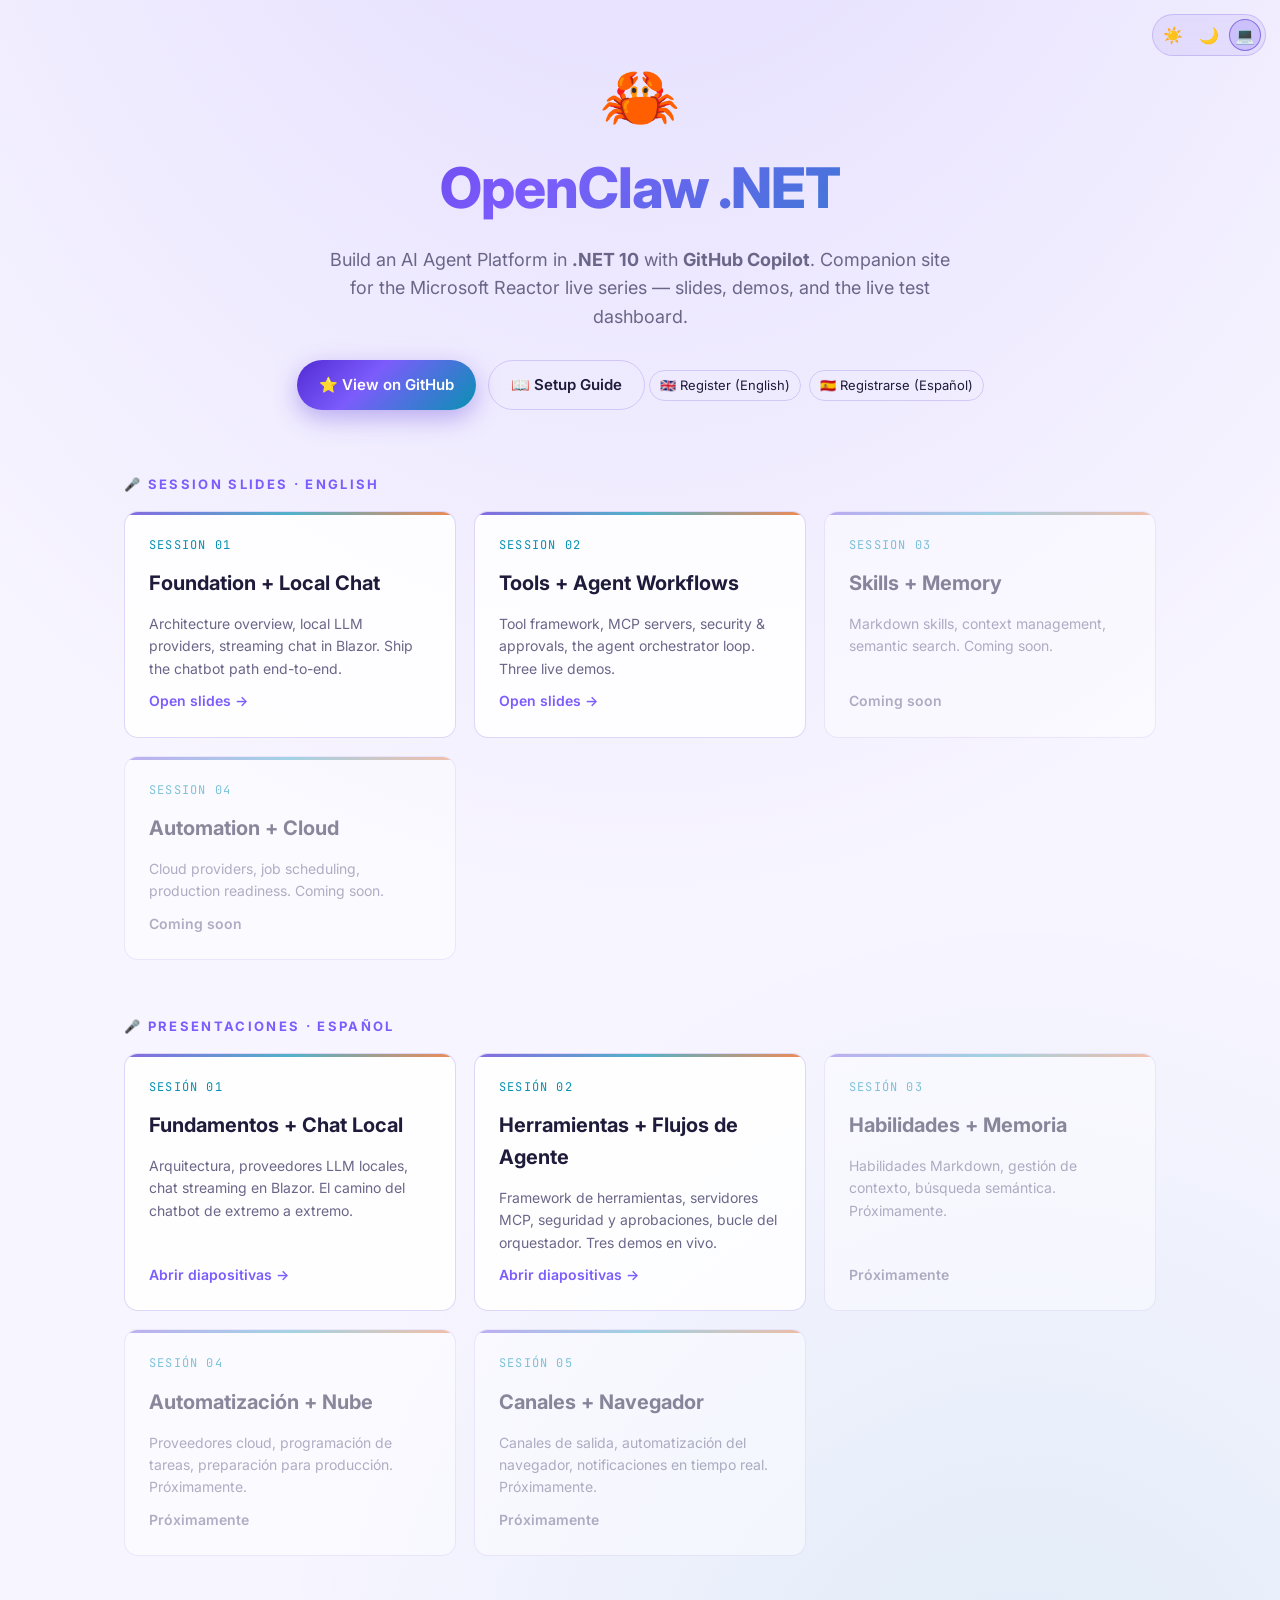
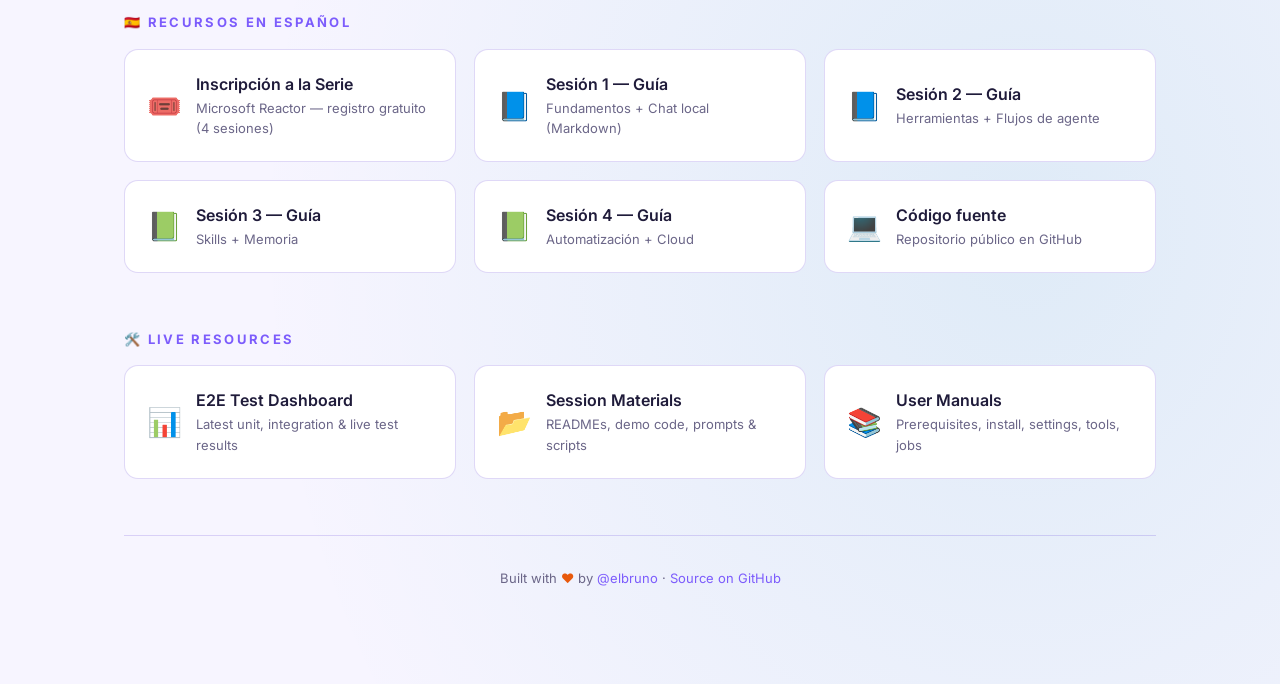
<file: docs/landing/index.html>
<!DOCTYPE html>
<html lang="en">
<head>
<meta charset="UTF-8">
<meta name="viewport" content="width=device-width, initial-scale=1.0">
<title>🦀 OpenClaw .NET — Reactor Series Hub</title>
<meta name="description" content="OpenClaw .NET — companion materials for the Microsoft Reactor live series on building AI agents in .NET 10.">
<link rel="preconnect" href="https://fonts.googleapis.com">
<link rel="preconnect" href="https://fonts.gstatic.com" crossorigin>
<link href="https://fonts.googleapis.com/css2?family=Inter:wght@400;500;600;700;800&family=JetBrains+Mono:wght@400;500&display=swap" rel="stylesheet">
<style>
*,*::before,*::after{box-sizing:border-box;margin:0;padding:0}

/* Default = dark (matches existing test-dashboard look) */
:root{
  --primary:#512BD4;--primary-light:#7C5CFC;
  --coral:#E8590C;--teal:#0891B2;--teal-light:#22D3EE;
  --bg:#0C0A1A;
  --surface:#1A1630;--surface-2:#241F3E;
  --text:#E8E6F0;--muted:#8B85A8;
  --border:rgba(124,92,252,0.18);
  --glass-bg:rgba(26,22,48,0.7);
  --hero-glow-1:rgba(81,43,212,0.25);
  --hero-glow-2:rgba(8,145,178,0.12);
  --tile-bg:#1A1630;
  --switch-bg:rgba(127,127,127,.12);
  --switch-border:rgba(127,127,127,.25);
  --switch-active:rgba(124,92,252,.25);
  --switch-active-border:rgba(124,92,252,.55);
  --radius:14px;
  --gradient-hero:linear-gradient(135deg,#512BD4 0%,#7C5CFC 40%,#0891B2 100%);
  --gradient-accent:linear-gradient(90deg,#512BD4 0%,#0891B2 50%,#E8590C 100%);
  color-scheme:dark;
}

/* Light = system preference */
@media (prefers-color-scheme: light){
  :root{
    --bg:#F7F5FF;
    --surface:#FFFFFF;--surface-2:#F3F0FF;
    --text:#1F1B3A;--muted:#6B6688;
    --border:rgba(81,43,212,0.18);
    --glass-bg:rgba(255,255,255,0.85);
    --hero-glow-1:rgba(124,92,252,0.18);
    --hero-glow-2:rgba(8,145,178,0.10);
    --tile-bg:#FFFFFF;
    --switch-bg:rgba(81,43,212,.08);
    --switch-border:rgba(81,43,212,.18);
    --switch-active:rgba(124,92,252,.22);
    --switch-active-border:rgba(81,43,212,.55);
    color-scheme:light;
  }
}

/* User-selected via switcher (overrides system) */
html.theme-light{
  --bg:#F7F5FF;
  --surface:#FFFFFF;--surface-2:#F3F0FF;
  --text:#1F1B3A;--muted:#6B6688;
  --border:rgba(81,43,212,0.18);
  --glass-bg:rgba(255,255,255,0.85);
  --hero-glow-1:rgba(124,92,252,0.18);
  --hero-glow-2:rgba(8,145,178,0.10);
  --tile-bg:#FFFFFF;
  --switch-bg:rgba(81,43,212,.08);
  --switch-border:rgba(81,43,212,.18);
  --switch-active:rgba(124,92,252,.22);
  --switch-active-border:rgba(81,43,212,.55);
  color-scheme:light;
}
html.theme-dark{
  --bg:#0C0A1A;
  --surface:#1A1630;--surface-2:#241F3E;
  --text:#E8E6F0;--muted:#8B85A8;
  --border:rgba(124,92,252,0.18);
  --glass-bg:rgba(26,22,48,0.7);
  --hero-glow-1:rgba(81,43,212,0.25);
  --hero-glow-2:rgba(8,145,178,0.12);
  --tile-bg:#1A1630;
  --switch-bg:rgba(127,127,127,.12);
  --switch-border:rgba(127,127,127,.25);
  --switch-active:rgba(124,92,252,.25);
  --switch-active-border:rgba(124,92,252,.55);
  color-scheme:dark;
}

html{scroll-behavior:smooth}
body{
  font-family:"Inter",system-ui,sans-serif;
  background:var(--bg);color:var(--text);
  line-height:1.6;min-height:100vh;
  transition:background .25s ease,color .25s ease;
  background-image:
    radial-gradient(ellipse 80% 60% at 50% -20%,var(--hero-glow-1),transparent),
    radial-gradient(ellipse 60% 40% at 80% 80%,var(--hero-glow-2),transparent);
}
.wrap{max-width:1080px;margin:0 auto;padding:64px 24px 96px}
header{text-align:center;margin-bottom:64px}
.logo{font-size:64px;line-height:1;margin-bottom:16px}
h1{
  font-size:clamp(36px,5vw,56px);font-weight:800;letter-spacing:-.02em;
  background:var(--gradient-hero);-webkit-background-clip:text;background-clip:text;color:transparent;
  margin-bottom:12px;
}
.tag{color:var(--muted);font-size:18px;max-width:640px;margin:0 auto 28px}
.cta{display:inline-flex;gap:12px;flex-wrap:wrap;justify-content:center}
.btn{
  display:inline-flex;align-items:center;gap:8px;
  padding:12px 22px;border-radius:999px;
  font-weight:600;text-decoration:none;font-size:15px;
  transition:transform .15s ease,box-shadow .15s ease;
}
.btn-primary{background:var(--gradient-hero);color:#fff;box-shadow:0 8px 24px rgba(81,43,212,.35)}
.btn-ghost{background:transparent;color:var(--text);border:1px solid var(--border)}
.btn:hover{transform:translateY(-2px)}
.section-title{
  font-size:13px;font-weight:700;text-transform:uppercase;letter-spacing:.18em;
  color:var(--primary-light);margin-bottom:16px;
}
section{margin-bottom:56px}
.grid{display:grid;gap:18px;grid-template-columns:repeat(auto-fit,minmax(280px,1fr))}
.card{
  background:var(--glass-bg);border:1px solid var(--border);
  border-radius:var(--radius);padding:24px;
  text-decoration:none;color:inherit;
  display:flex;flex-direction:column;gap:10px;
  transition:transform .15s ease,border-color .15s ease,background .15s ease;
  position:relative;overflow:hidden;
}
.card::before{
  content:"";position:absolute;top:0;left:0;right:0;height:3px;
  background:var(--gradient-accent);opacity:.7;
}
.card:hover{transform:translateY(-3px);border-color:rgba(124,92,252,.45)}
.card .num{
  font-family:"JetBrains Mono",monospace;font-size:12px;color:var(--teal);
  letter-spacing:.1em;
}
.card h3{font-size:20px;font-weight:700;margin:2px 0 4px}
.card p{color:var(--muted);font-size:14px;flex:1}
.card .arrow{color:var(--primary-light);font-size:14px;font-weight:600}
.card.disabled{opacity:.5;pointer-events:none}
.card.disabled .arrow{color:var(--muted)}

.row{display:grid;gap:18px;grid-template-columns:repeat(auto-fit,minmax(260px,1fr))}
.tile{
  background:var(--tile-bg);border:1px solid var(--border);
  border-radius:var(--radius);padding:22px;text-decoration:none;color:inherit;
  display:flex;align-items:center;gap:14px;
  transition:transform .15s ease,border-color .15s ease;
}
.tile:hover{transform:translateY(-2px);border-color:rgba(124,92,252,.45)}
.tile .icon{font-size:28px;line-height:1}
.tile .t{font-weight:600}
.tile .s{color:var(--muted);font-size:13px}

footer{
  text-align:center;color:var(--muted);font-size:13px;
  padding-top:32px;border-top:1px solid var(--border);
}
footer a{color:var(--primary-light);text-decoration:none}
footer a:hover{text-decoration:underline}
.lang{display:inline-flex;gap:8px;margin-top:8px;flex-wrap:wrap;justify-content:center}
.lang a{
  font-size:13px;color:var(--text);text-decoration:none;
  padding:4px 10px;border-radius:999px;border:1px solid var(--border);
}
.lang a:hover{border-color:var(--primary-light)}

/* Theme switcher (top-right) */
#oc-theme-switcher{
  position:fixed;top:14px;right:14px;z-index:9999;
  display:inline-flex;gap:4px;padding:4px;
  background:var(--switch-bg);
  backdrop-filter:blur(8px);-webkit-backdrop-filter:blur(8px);
  border:1px solid var(--switch-border);border-radius:999px;
  font:14px/1 system-ui,sans-serif;
}
#oc-theme-switcher button{
  appearance:none;border:0;background:transparent;color:inherit;
  width:32px;height:32px;border-radius:50%;cursor:pointer;
  display:inline-flex;align-items:center;justify-content:center;
  transition:background .15s ease,transform .1s ease;font-size:16px;
}
#oc-theme-switcher button:hover{background:rgba(127,127,127,.18)}
#oc-theme-switcher button:active{transform:scale(.92)}
#oc-theme-switcher button[aria-pressed="true"]{
  background:var(--switch-active);box-shadow:inset 0 0 0 1px var(--switch-active-border);
}
@media print{#oc-theme-switcher{display:none!important}}
</style>
</head>
<body>

<div id="oc-theme-switcher" role="group" aria-label="Color theme">
  <button data-theme="light"  title="Light" aria-label="Light">☀️</button>
  <button data-theme="dark"   title="Dark"  aria-label="Dark">🌙</button>
  <button data-theme="system" title="System (default)" aria-label="System">💻</button>
</div>

<div class="wrap">

<header>
  <div class="logo">🦀</div>
  <h1>OpenClaw .NET</h1>
  <p class="tag">Build an AI Agent Platform in <strong>.NET 10</strong> with <strong>GitHub Copilot</strong>. Companion site for the Microsoft Reactor live series — slides, demos, and the live test dashboard.</p>
  <div class="cta">
    <a class="btn btn-primary" href="https://github.com/elbruno/openclawnet">⭐ View on GitHub</a>
    <a class="btn btn-ghost" href="https://github.com/elbruno/openclawnet/blob/main/SETUP.md">📖 Setup Guide</a>
  </div>
  <div class="lang">
    <a href="https://developer.microsoft.com/en-us/reactor/series/s-1652/">🇬🇧 Register (English)</a>
    <a href="https://developer.microsoft.com/en-us/reactor/series/S-1653/">🇪🇸 Registrarse (Español)</a>
  </div>
</header>

<section>
  <div class="section-title">🎤 Session Slides · English</div>
  <div class="grid">
    <a class="card" href="./sessions/session-1/slides.html">
      <span class="num">SESSION 01</span>
      <h3>Foundation + Local Chat</h3>
      <p>Architecture overview, local LLM providers, streaming chat in Blazor. Ship the chatbot path end-to-end.</p>
      <span class="arrow">Open slides →</span>
    </a>
    <a class="card" href="./sessions/session-2/slides.html">
      <span class="num">SESSION 02</span>
      <h3>Tools + Agent Workflows</h3>
      <p>Tool framework, MCP servers, security &amp; approvals, the agent orchestrator loop. Three live demos.</p>
      <span class="arrow">Open slides →</span>
    </a>
    <div class="card disabled">
      <span class="num">SESSION 03</span>
      <h3>Skills + Memory</h3>
      <p>Markdown skills, context management, semantic search. Coming soon.</p>
      <span class="arrow">Coming soon</span>
    </div>
    <div class="card disabled">
      <span class="num">SESSION 04</span>
      <h3>Automation + Cloud</h3>
      <p>Cloud providers, job scheduling, production readiness. Coming soon.</p>
      <span class="arrow">Coming soon</span>
    </div>
  </div>
</section>

<section>
  <div class="section-title">🎤 Presentaciones · Español</div>
  <div class="grid">
    <a class="card" href="./sessions/session-1/slides-es.html">
      <span class="num">SESIÓN 01</span>
      <h3>Fundamentos + Chat Local</h3>
      <p>Arquitectura, proveedores LLM locales, chat streaming en Blazor. El camino del chatbot de extremo a extremo.</p>
      <span class="arrow">Abrir diapositivas →</span>
    </a>
    <a class="card" href="./sessions/session-2/slides-es.html">
      <span class="num">SESIÓN 02</span>
      <h3>Herramientas + Flujos de Agente</h3>
      <p>Framework de herramientas, servidores MCP, seguridad y aprobaciones, bucle del orquestador. Tres demos en vivo.</p>
      <span class="arrow">Abrir diapositivas →</span>
    </a>
    <div class="card disabled">
      <span class="num">SESIÓN 03</span>
      <h3>Habilidades + Memoria</h3>
      <p>Habilidades Markdown, gestión de contexto, búsqueda semántica. Próximamente.</p>
      <span class="arrow">Próximamente</span>
    </div>
    <div class="card disabled">
      <span class="num">SESIÓN 04</span>
      <h3>Automatización + Nube</h3>
      <p>Proveedores cloud, programación de tareas, preparación para producción. Próximamente.</p>
      <span class="arrow">Próximamente</span>
    </div>
    <div class="card disabled">
      <span class="num">SESIÓN 05</span>
      <h3>Canales + Navegador</h3>
      <p>Canales de salida, automatización del navegador, notificaciones en tiempo real. Próximamente.</p>
      <span class="arrow">Próximamente</span>
    </div>
  </div>
</section>

<section>
  <div class="section-title">🇪🇸 Recursos en Español</div>
  <div class="row">
    <a class="tile" href="https://developer.microsoft.com/en-us/reactor/series/S-1653/">
      <span class="icon">🎟️</span>
      <div>
        <div class="t">Inscripción a la Serie</div>
        <div class="s">Microsoft Reactor — registro gratuito (4 sesiones)</div>
      </div>
    </a>
    <a class="tile" href="https://github.com/elbruno/openclawnet/blob/main/sessions/session-1/guide-es.md">
      <span class="icon">📘</span>
      <div>
        <div class="t">Sesión 1 — Guía</div>
        <div class="s">Fundamentos + Chat local (Markdown)</div>
      </div>
    </a>
    <a class="tile" href="https://github.com/elbruno/openclawnet/blob/main/sessions/session-2-guide-es.md">
      <span class="icon">📘</span>
      <div>
        <div class="t">Sesión 2 — Guía</div>
        <div class="s">Herramientas + Flujos de agente</div>
      </div>
    </a>
    <a class="tile" href="https://github.com/elbruno/openclawnet/blob/main/sessions/session-3-guide-es.md">
      <span class="icon">📗</span>
      <div>
        <div class="t">Sesión 3 — Guía</div>
        <div class="s">Skills + Memoria</div>
      </div>
    </a>
    <a class="tile" href="https://github.com/elbruno/openclawnet/blob/main/sessions/session-4-guide-es.md">
      <span class="icon">📗</span>
      <div>
        <div class="t">Sesión 4 — Guía</div>
        <div class="s">Automatización + Cloud</div>
      </div>
    </a>
    <a class="tile" href="https://github.com/elbruno/openclawnet">
      <span class="icon">💻</span>
      <div>
        <div class="t">Código fuente</div>
        <div class="s">Repositorio público en GitHub</div>
      </div>
    </a>
  </div>
</section>

<section>
  <div class="section-title">🛠️ Live Resources</div>
  <div class="row">
    <a class="tile" href="./test-dashboard/">
      <span class="icon">📊</span>
      <div>
        <div class="t">E2E Test Dashboard</div>
        <div class="s">Latest unit, integration &amp; live test results</div>
      </div>
    </a>
    <a class="tile" href="https://github.com/elbruno/openclawnet/tree/main/sessions">
      <span class="icon">📂</span>
      <div>
        <div class="t">Session Materials</div>
        <div class="s">READMEs, demo code, prompts &amp; scripts</div>
      </div>
    </a>
    <a class="tile" href="https://github.com/elbruno/openclawnet/tree/main/docs/manuals">
      <span class="icon">📚</span>
      <div>
        <div class="t">User Manuals</div>
        <div class="s">Prerequisites, install, settings, tools, jobs</div>
      </div>
    </a>
  </div>
</section>

<footer>
  Built with <span style="color:#E8590C">♥</span> by <a href="https://github.com/elbruno">@elbruno</a> ·
  <a href="https://github.com/elbruno/openclawnet">Source on GitHub</a>
</footer>

</div>

<script>
(function(){
  var KEY='oc-theme';
  var root=document.documentElement;
  function apply(t){
    root.classList.remove('theme-light','theme-dark');
    if(t==='light')root.classList.add('theme-light');
    else if(t==='dark')root.classList.add('theme-dark');
    var btns=document.querySelectorAll('#oc-theme-switcher button');
    for(var i=0;i<btns.length;i++){
      btns[i].setAttribute('aria-pressed', btns[i].getAttribute('data-theme')===t ? 'true' : 'false');
    }
  }
  function init(){
    var saved=null;
    try{saved=localStorage.getItem(KEY);}catch(e){}
    apply(saved==='light'||saved==='dark' ? saved : 'system');
    var btns=document.querySelectorAll('#oc-theme-switcher button');
    for(var i=0;i<btns.length;i++){
      btns[i].addEventListener('click',function(){
        var t=this.getAttribute('data-theme');
        try{
          if(t==='system')localStorage.removeItem(KEY);
          else localStorage.setItem(KEY,t);
        }catch(e){}
        apply(t);
      });
    }
  }
  if(document.readyState==='loading')document.addEventListener('DOMContentLoaded',init);
  else init();
})();
</script>
</body>
</html>
</file>
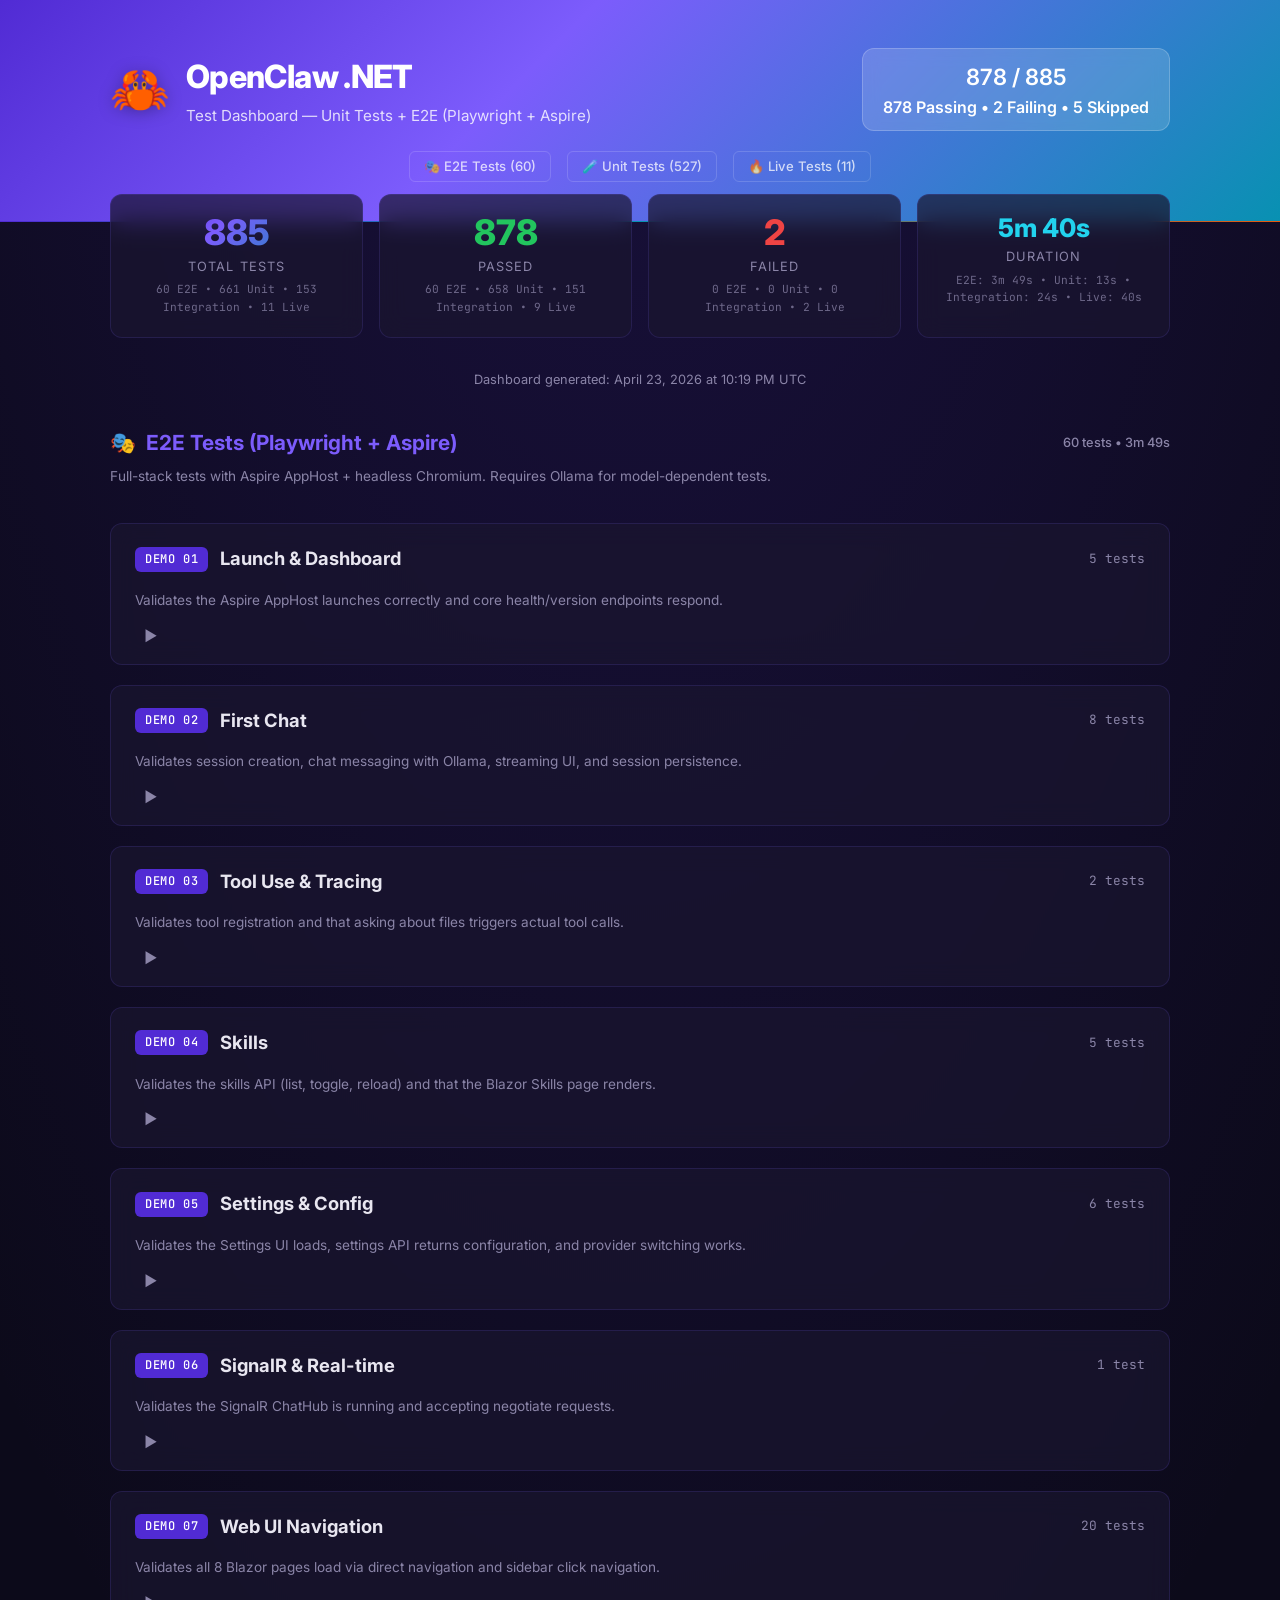
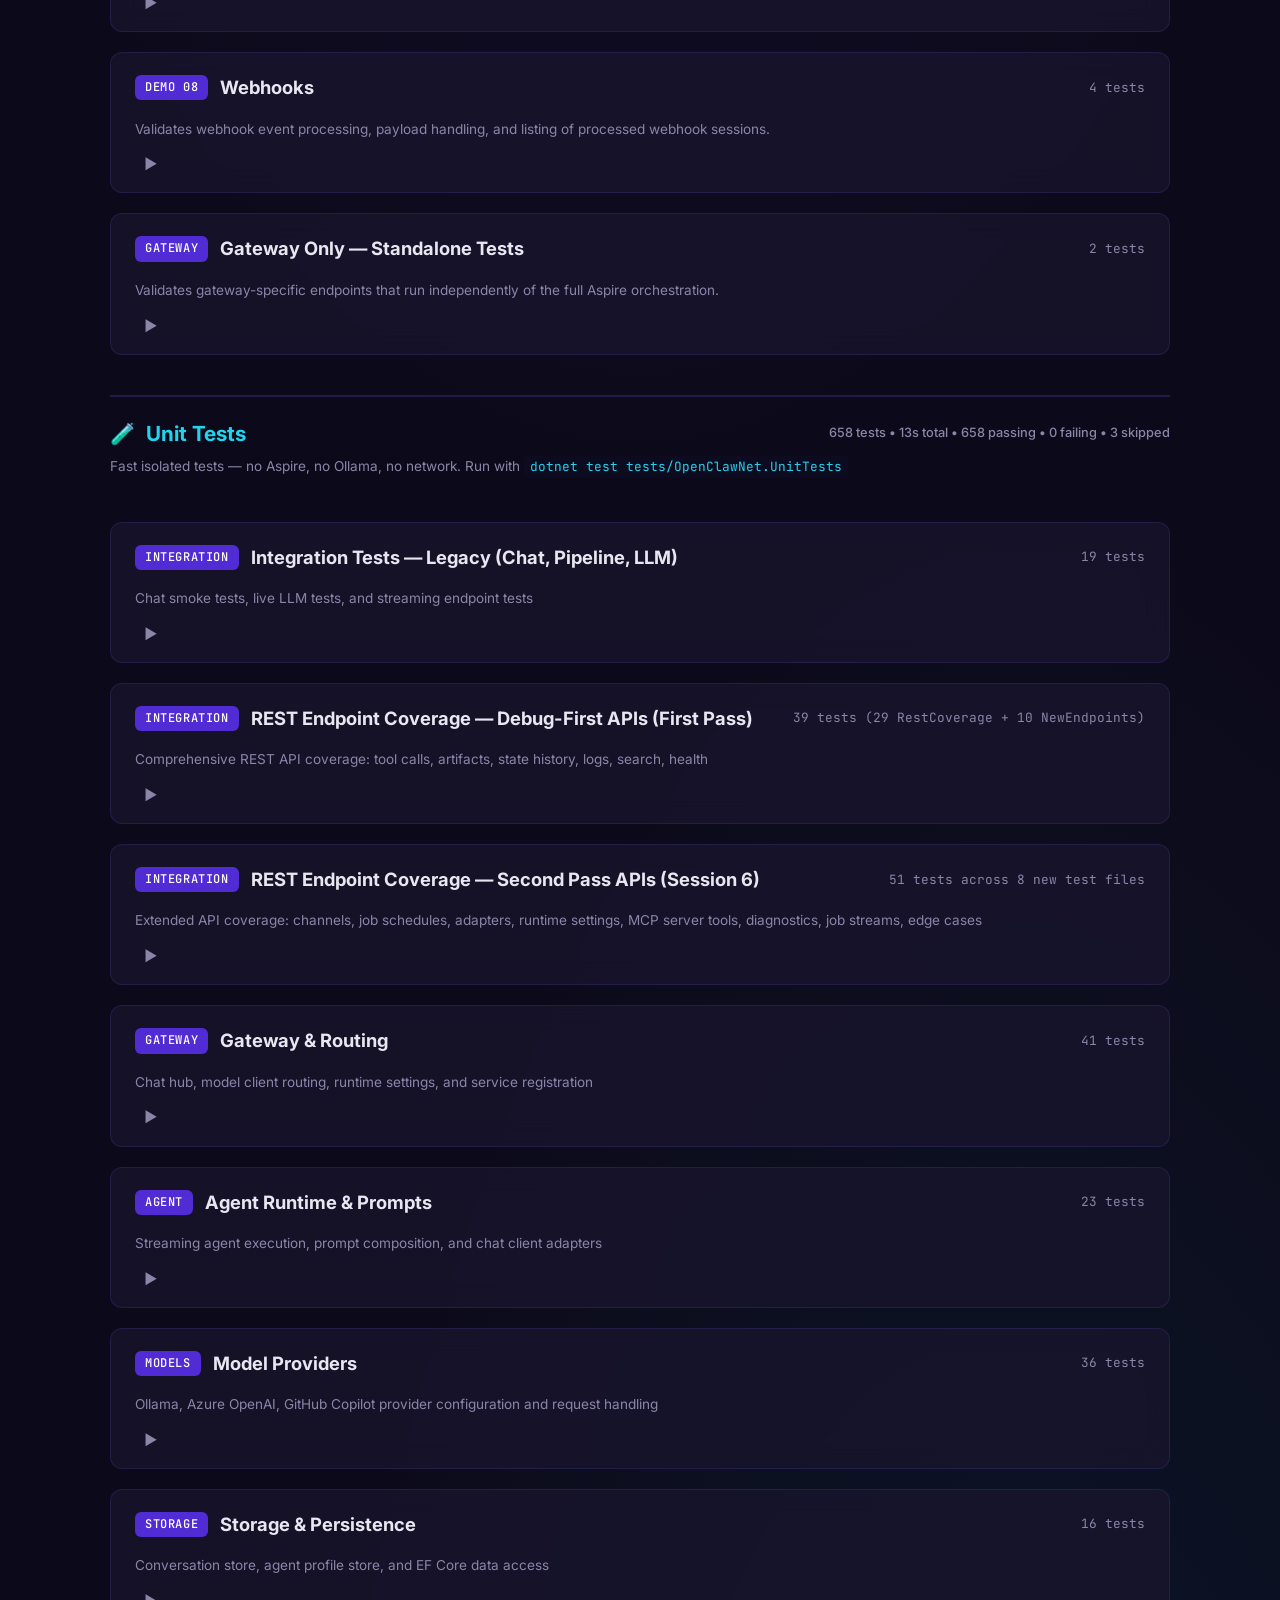
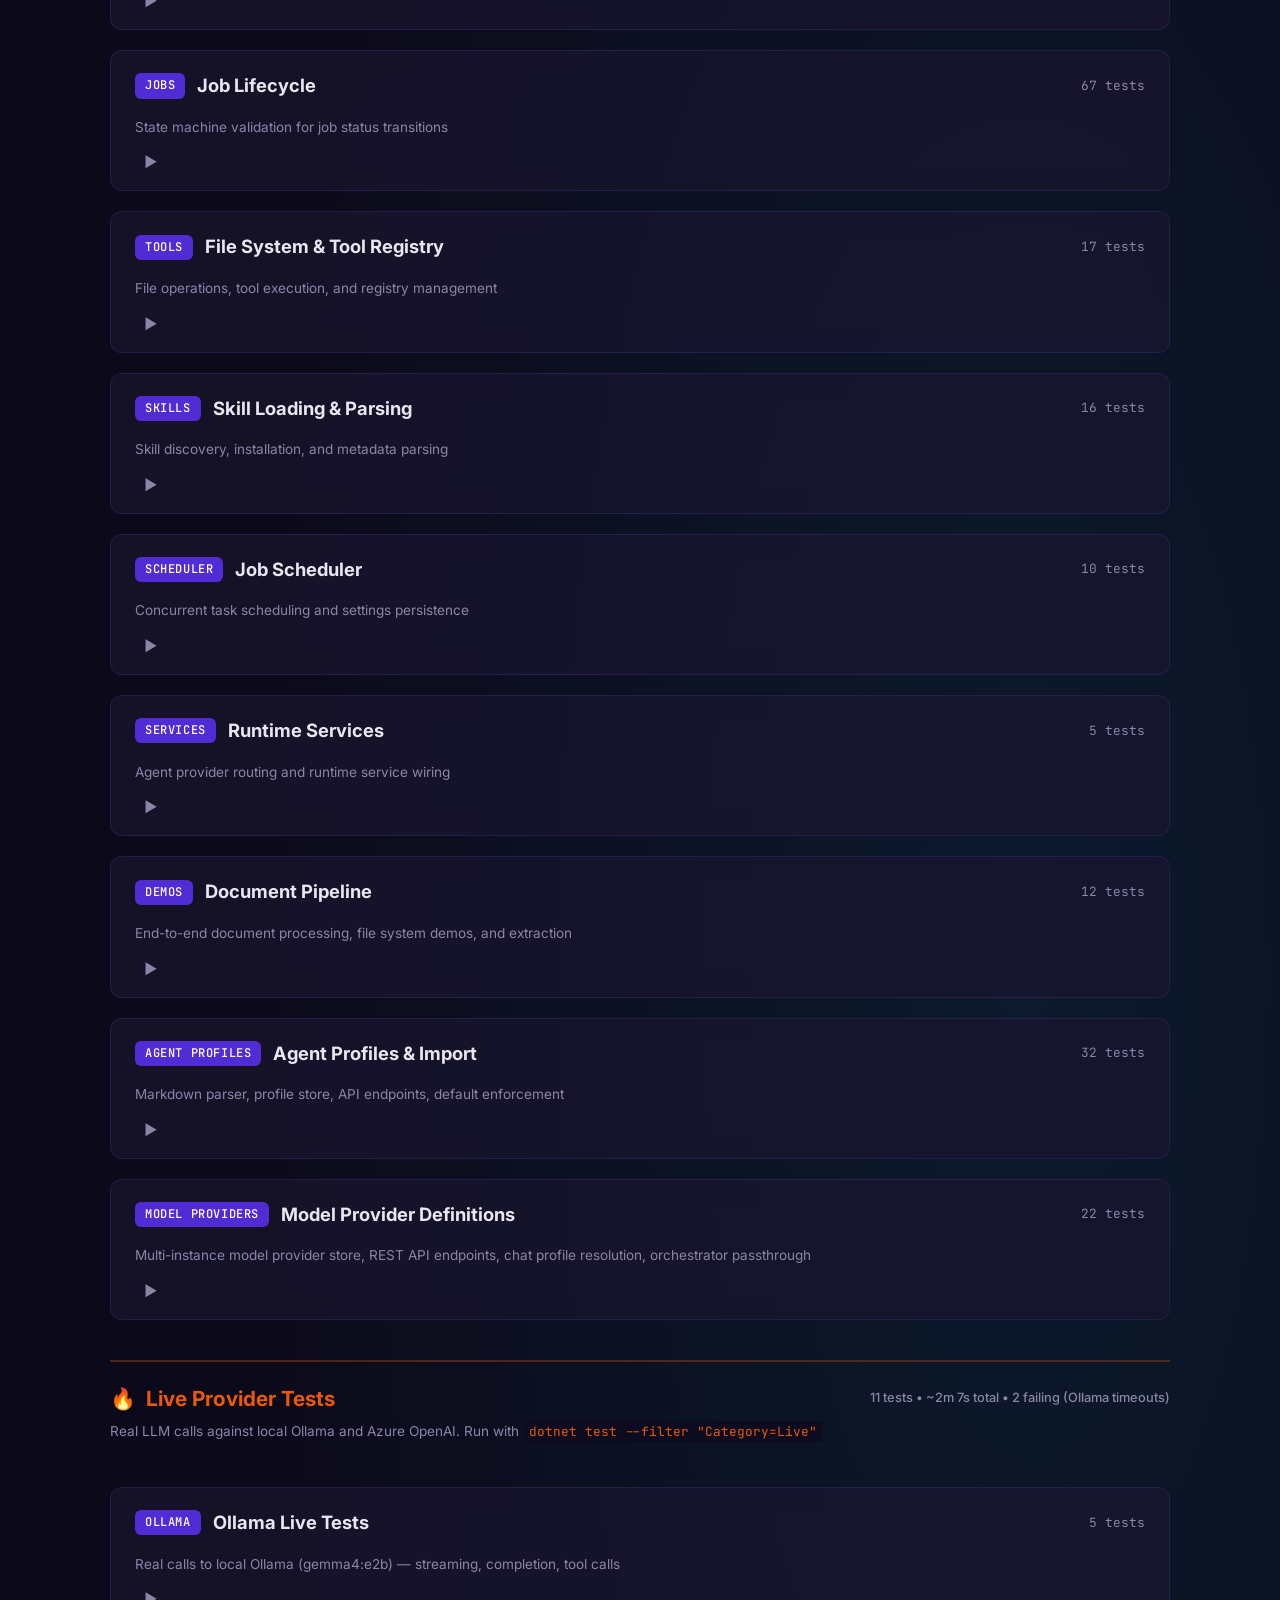
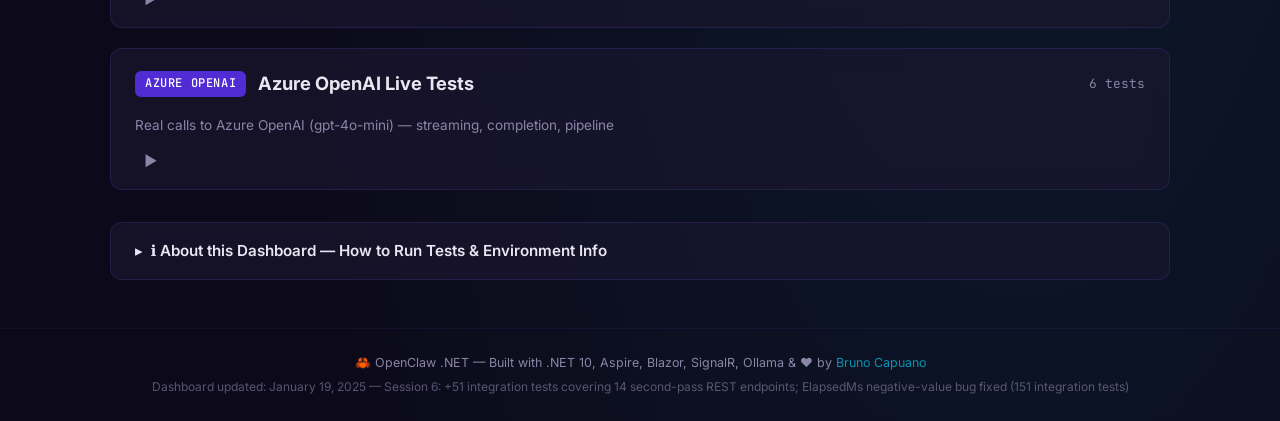
<file: docs/test-dashboard/index.html>
<!DOCTYPE html>
<html lang="en">
<head>
<meta charset="UTF-8">
<meta name="viewport" content="width=device-width, initial-scale=1.0">
<title>🦀 OpenClaw .NET — E2E Test Dashboard</title>
<link rel="preconnect" href="https://fonts.googleapis.com">
<link rel="preconnect" href="https://fonts.gstatic.com" crossorigin>
<link href="https://fonts.googleapis.com/css2?family=Inter:wght@400;500;600;700;800&family=JetBrains+Mono:wght@400;500&display=swap" rel="stylesheet">
<style>
*,*::before,*::after{box-sizing:border-box;margin:0;padding:0}
:root{
  --primary:#512BD4;--primary-light:#7C5CFC;
  --coral:#E8590C;--teal:#0891B2;--teal-light:#22D3EE;
  --dark-bg:#0C0A1A;--surface:#1A1630;--surface-2:#241F3E;
  --text:#E8E6F0;--muted:#8B85A8;--code-bg:#0D0B1F;
  --radius:12px;--radius-sm:6px;
  --gradient-hero:linear-gradient(135deg,#512BD4 0%,#7C5CFC 40%,#0891B2 100%);
  --gradient-accent:linear-gradient(90deg,#512BD4 0%,#0891B2 50%,#E8590C 100%);
  --glass-bg:rgba(26,22,48,0.7);--glass-border:rgba(124,92,252,0.15);
}
html{scroll-behavior:smooth}
body{
  font-family:"Inter",system-ui,sans-serif;
  background:var(--dark-bg);color:var(--text);
  line-height:1.6;min-height:100vh;
  background-image:
    radial-gradient(ellipse 80% 60% at 50% -20%,rgba(81,43,212,0.25),transparent),
    radial-gradient(ellipse 60% 40% at 80% 80%,rgba(8,145,178,0.12),transparent);
}
.container{max-width:1100px;margin:0 auto;padding:0 20px}
.hero{
  background:var(--gradient-hero);
  padding:48px 0 40px;position:relative;overflow:hidden;
}
.hero::after{
  content:'';position:absolute;bottom:0;left:0;right:0;height:1px;
  background:var(--gradient-accent);
}
.hero-inner{display:flex;align-items:center;gap:16px;flex-wrap:wrap}
.hero-logo{font-size:3rem;filter:drop-shadow(0 2px 8px rgba(0,0,0,0.3))}
.hero-title{font-size:2rem;font-weight:800;letter-spacing:-0.02em;color:#fff}
.hero-subtitle{font-size:0.95rem;color:rgba(255,255,255,0.8);margin-top:2px}
.hero-badge{
  margin-left:auto;
  background:rgba(255,255,255,0.15);backdrop-filter:blur(8px);
  border:1px solid rgba(255,255,255,0.2);border-radius:var(--radius);
  padding:10px 20px;text-align:center;color:#fff;font-weight:600;
}
.hero-badge .big{font-size:1.4rem;display:block}
.summary-bar{
  display:grid;grid-template-columns:repeat(auto-fit,minmax(160px,1fr));gap:16px;
  margin:-28px 0 32px;position:relative;z-index:2;
}
.stat-card{
  background:var(--glass-bg);backdrop-filter:blur(12px);
  border:1px solid var(--glass-border);border-radius:var(--radius);
  padding:20px 24px;text-align:center;
  transition:transform 0.2s,border-color 0.2s;
}
.stat-card:hover{transform:translateY(-2px);border-color:var(--primary-light)}
.stat-value{font-size:2.2rem;font-weight:800;line-height:1}
.stat-label{font-size:0.8rem;color:var(--muted);text-transform:uppercase;letter-spacing:0.08em;margin-top:6px}
.stat-breakdown{font-size:0.7rem;color:var(--muted);margin-top:4px;opacity:0.75;font-family:"JetBrains Mono","Cascadia Code",monospace}
.nav-links{display:flex;gap:16px;justify-content:center;padding:12px 0 0;margin-top:8px}
.nav-links a{font-size:0.82rem;color:rgba(255,255,255,0.75);text-decoration:none;padding:4px 14px;border-radius:var(--radius-sm);border:1px solid rgba(255,255,255,0.15);transition:all 0.2s;font-weight:500}
.nav-links a:hover{color:#fff;border-color:rgba(255,255,255,0.4);background:rgba(255,255,255,0.08)}
.stat-passed .stat-value{color:#22c55e}
.stat-failed .stat-value{color:#ef4444}
.stat-total .stat-value{background:var(--gradient-hero);-webkit-background-clip:text;-webkit-text-fill-color:transparent;background-clip:text}
.stat-duration .stat-value{color:var(--teal-light);font-size:1.6rem}
.demo-card{
  background:var(--glass-bg);backdrop-filter:blur(12px);
  border:1px solid var(--glass-border);border-radius:var(--radius);
  margin-bottom:20px;overflow:hidden;
  transition:border-color 0.2s;
}
.demo-card:hover{border-color:rgba(124,92,252,0.3)}
.demo-header{
  padding:20px 24px 16px;
  border-bottom:1px solid rgba(124,92,252,0.08);
  display:flex;align-items:center;gap:12px;flex-wrap:wrap;
  cursor:pointer;user-select:none;transition:background 0.15s;
}
.demo-header:hover{background:rgba(124,92,252,0.06)}
.demo-card.collapsed .demo-header{border-bottom-color:transparent}
.demo-toggle{
  font-size:0.9rem;color:var(--muted);transition:transform 0.3s ease;
  margin-left:8px;
}
.demo-card.collapsed .demo-toggle{transform:rotate(-90deg)}
.demo-number{
  font-family:"JetBrains Mono","Cascadia Code",monospace;
  font-size:0.75rem;font-weight:500;
  background:var(--primary);color:#fff;
  padding:3px 10px;border-radius:var(--radius-sm);
  text-transform:uppercase;letter-spacing:0.05em;white-space:nowrap;
}
.demo-title{font-size:1.15rem;font-weight:700}
.demo-desc{font-size:0.85rem;color:var(--muted);width:100%;margin-top:4px}
.demo-count{
  margin-left:auto;font-size:0.8rem;color:var(--muted);
  font-family:"JetBrains Mono","Cascadia Code",monospace;white-space:nowrap;
}
.test-list{padding:4px 0;overflow:hidden;transition:max-height 0.35s ease,opacity 0.25s ease;max-height:2000px;opacity:1}
.demo-card.collapsed .test-list{max-height:0;opacity:0;padding:0}
.test-item{
  display:grid;grid-template-columns:28px 1fr auto;
  align-items:start;gap:8px;
  padding:10px 24px;
  border-bottom:1px solid rgba(124,92,252,0.05);
  transition:background 0.15s;
}
.test-item:last-child{border-bottom:none}
.test-item:hover{background:rgba(124,92,252,0.04)}
.test-icon{font-size:1rem;line-height:1.5;text-align:center}
.test-icon.pass{color:#22c55e}
.test-icon.fail{color:#ef4444}
.test-name{font-size:0.9rem;font-weight:500}
.test-desc{font-size:0.78rem;color:var(--muted);margin-top:2px}
.test-duration{
  font-family:"JetBrains Mono","Cascadia Code",monospace;
  font-size:0.75rem;color:var(--teal);white-space:nowrap;
  padding:2px 8px;background:rgba(8,145,178,0.1);
  border-radius:var(--radius-sm);height:fit-content;
}
.info-panel{
  background:var(--glass-bg);backdrop-filter:blur(12px);
  border:1px solid var(--glass-border);border-radius:var(--radius);
  margin:32px 0 48px;overflow:hidden;
}
.info-panel summary{
  padding:16px 24px;cursor:pointer;font-weight:600;font-size:0.95rem;
  list-style:none;display:flex;align-items:center;gap:8px;
  transition:background 0.15s;
}
.info-panel summary:hover{background:rgba(124,92,252,0.05)}
.info-panel summary::before{content:'\25B8';transition:transform 0.2s;display:inline-block}
.info-panel[open] summary::before{transform:rotate(90deg)}
.info-content{padding:0 24px 24px}
.info-content h3{font-size:0.9rem;color:var(--teal-light);margin:16px 0 8px;text-transform:uppercase;letter-spacing:0.06em}
.info-content p,.info-content li{font-size:0.85rem;color:var(--muted)}
.info-content ul{list-style:none;padding:0}
.info-content li{padding:4px 0}
.info-content li::before{content:'\2192 ';color:var(--primary-light)}
.info-content code{
  font-family:"JetBrains Mono","Cascadia Code",monospace;
  background:var(--code-bg);padding:2px 6px;border-radius:3px;
  font-size:0.8rem;color:var(--teal-light);
}
.info-content a{color:var(--teal);text-decoration:none;border-bottom:1px solid rgba(8,145,178,0.3)}
.info-content a:hover{color:var(--teal-light);border-color:var(--teal-light)}
.footer{
  text-align:center;padding:24px;font-size:0.78rem;color:var(--muted);
  border-top:1px solid rgba(124,92,252,0.08);
}
@media(max-width:640px){
  .hero{padding:32px 0 28px}
  .hero-title{font-size:1.4rem}
  .hero-badge{margin-left:0;margin-top:12px}
  .summary-bar{grid-template-columns:repeat(2,1fr);margin-top:-20px}
  .stat-value{font-size:1.6rem}
  .test-item{grid-template-columns:24px 1fr;gap:6px}
  .test-duration{grid-column:2;margin-top:4px}
  .demo-header{padding:16px 16px 12px}
  .test-item{padding:8px 16px}
}
</style>
</head>
<body>
<header class="hero">
  <div class="container hero-inner">
    <span class="hero-logo">&#x1F980;</span>
    <div>
      <div class="hero-title">OpenClaw .NET</div>
      <div class="hero-subtitle">Test Dashboard &mdash; Unit Tests + E2E (Playwright + Aspire)</div>
    </div>
    <div class="hero-badge">
      <span class="big"><!-- TOTAL_PASSED -->878<!-- /TOTAL_PASSED --> / <!-- TOTAL_TESTS -->885<!-- /TOTAL_TESTS --></span>
      878 Passing &bull; 2 Failing &bull; 5 Skipped
    </div>
  </div>
  <div class="nav-links">
    <a href="#e2e-tests">&#x1F3AD; E2E Tests (60)</a>
    <a href="#unit-tests">&#x1F9EA; Unit Tests (527)</a>
    <a href="#live-tests">&#x1F525; Live Tests (11)</a>
  </div>
</header>
<section class="container">
  <div class="summary-bar">
    <div class="stat-card stat-total"><div class="stat-value"><!-- TOTAL_TESTS -->885<!-- /TOTAL_TESTS --></div><div class="stat-label">Total Tests</div><div class="stat-breakdown">60 E2E &bull; 661 Unit &bull; 153 Integration &bull; 11 Live</div></div>
    <div class="stat-card stat-passed"><div class="stat-value"><!-- TOTAL_PASSED -->878<!-- /TOTAL_PASSED --></div><div class="stat-label">Passed</div><div class="stat-breakdown">60 E2E &bull; 658 Unit &bull; 151 Integration &bull; 9 Live</div></div>
    <div class="stat-card stat-failed"><div class="stat-value"><!-- TOTAL_FAILED -->2<!-- /TOTAL_FAILED --></div><div class="stat-label">Failed</div><div class="stat-breakdown">0 E2E &bull; 0 Unit &bull; 0 Integration &bull; 2 Live</div></div>
    <div class="stat-card stat-duration"><div class="stat-value"><!-- TOTAL_DURATION -->5m 40s<!-- /TOTAL_DURATION --></div><div class="stat-label">Duration</div><div class="stat-breakdown">E2E: 3m 49s &bull; Unit: 13s &bull; Integration: 24s &bull; Live: 40s</div></div>
  </div>
  <div style="text-align:center; margin-bottom: 16px; font-size: 0.8rem; color: var(--muted);">
      Dashboard generated: <!-- DASHBOARD_DATE -->April 23, 2026 at 10:19 PM UTC<!-- /DASHBOARD_DATE -->
  </div>
<!-- SECTION: E2E TESTS -->
<div id="e2e-tests" style="margin: 24px 0; padding: 12px 0;">
  <h2 style="font-size: 1.3rem; font-weight: 700; color: var(--primary-light); display: flex; align-items: center; gap: 10px;">
    <span>&#x1F3AD;</span> E2E Tests (Playwright + Aspire)
    <span style="font-size: 0.8rem; color: var(--muted); font-weight: 500; margin-left: auto;">60 tests &bull; 3m 49s</span>
  </h2>
  <p style="font-size: 0.85rem; color: var(--muted); margin-top: 6px;">Full-stack tests with Aspire AppHost + headless Chromium. Requires Ollama for model-dependent tests.</p>
</div>
<!-- BEGIN_DEMO_01 -->
  <div class="demo-card">
    <div class="demo-header">
      <span class="demo-number">Demo 01</span>
      <span class="demo-title">Launch &amp; Dashboard</span>
      <span class="demo-count">5 tests</span>
      <span class="demo-desc">Validates the Aspire AppHost launches correctly and core health/version endpoints respond.</span>
    </div>
    <div class="test-list">
      <div class="test-item"><span class="test-icon pass">&#x2713;</span><div><div class="test-name">Dashboard_GatewayHealth_IsAccessibleFromWeb</div><div class="test-desc">Verifies Gateway health endpoint is reachable through Aspire service discovery</div></div><span class="test-duration">8ms</span></div>
      <div class="test-item"><span class="test-icon pass">&#x2713;</span><div><div class="test-name">Dashboard_WebAppHomePage_IsReachable</div><div class="test-desc">Confirms the Blazor Web UI loads from the Aspire dashboard URL</div></div><span class="test-duration">630ms</span></div>
      <div class="test-item"><span class="test-icon pass">&#x2713;</span><div><div class="test-name">Health_GetEndpoint_ReturnsHealthy</div><div class="test-desc">GET /health returns &quot;healthy&quot; status</div></div><span class="test-duration">14ms</span></div>
      <div class="test-item"><span class="test-icon pass">&#x2713;</span><div><div class="test-name">OpenApi_GetSpec_ReturnsValidJson</div><div class="test-desc">GET /openapi/v1.json returns valid OpenAPI specification</div></div><span class="test-duration">123ms</span></div>
      <div class="test-item"><span class="test-icon pass">&#x2713;</span><div><div class="test-name">Version_GetEndpoint_ReturnsVersionInfo</div><div class="test-desc">GET /api/version returns version and name</div></div><span class="test-duration">8ms</span></div>
    </div>
  </div>
<!-- END_DEMO_01 -->
<!-- BEGIN_DEMO_02 -->
  <div class="demo-card">
    <div class="demo-header">
      <span class="demo-number">Demo 02</span>
      <span class="demo-title">First Chat</span>
      <span class="demo-count">8 tests</span>
      <span class="demo-desc">Validates session creation, chat messaging with Ollama, streaming UI, and session persistence.</span>
    </div>
    <div class="test-list">
      <div class="test-item"><span class="test-icon pass">&#x2713;</span><div><div class="test-name">Sessions_CreateSession_ReturnsCreated</div><div class="test-desc">POST /api/sessions creates a new session in SQLite</div></div><span class="test-duration">19ms</span></div>
      <div class="test-item"><span class="test-icon pass">&#x2713;</span><div><div class="test-name">Sessions_GetById_ReturnsFullSession</div><div class="test-desc">GET /api/sessions/{id} returns full session object with metadata</div></div><span class="test-duration">71ms</span></div>
      <div class="test-item"><span class="test-icon pass">&#x2713;</span><div><div class="test-name">Sessions_GetMessages_ReturnsHistory</div><div class="test-desc">GET /api/sessions/{id}/messages returns ordered message history after multi-turn chat</div></div><span class="test-duration">20.2s</span></div>
      <div class="test-item"><span class="test-icon pass">&#x2713;</span><div><div class="test-name">Sessions_ListSessions_ReturnsArray</div><div class="test-desc">GET /api/sessions returns the sessions list</div></div><span class="test-duration">31ms</span></div>
      <div class="test-item"><span class="test-icon pass">&#x2713;</span><div><div class="test-name">Chat_SendMessage_ReturnsResponseWithContent</div><div class="test-desc">POST /api/chat with Ollama returns a response with content and token count</div></div><span class="test-duration">9.3s</span></div>
      <div class="test-item"><span class="test-icon pass">&#x2713;</span><div><div class="test-name">MultiTurn_CreateChatRenameDelete_FullLifecycle</div><div class="test-desc">Full lifecycle: create session, multi-turn chat, rename, delete</div></div><span class="test-duration">48.8s</span></div>
      <div class="test-item"><span class="test-icon pass">&#x2713;</span><div><div class="test-name">Chat_NewChat_ShowsStreamingResponse</div><div class="test-desc">Blazor UI: click New Chat, type message, see streaming response</div></div><span class="test-duration">2.0s</span></div>
      <div class="test-item"><span class="test-icon pass">&#x2713;</span><div><div class="test-name">Chat_SessionAppearsInPanel</div><div class="test-desc">After sending a message, session appears in the sidebar</div></div><span class="test-duration">660ms</span></div>
    </div>
  </div>
<!-- END_DEMO_02 -->
<!-- BEGIN_DEMO_03 -->
  <div class="demo-card">
    <div class="demo-header">
      <span class="demo-number">Demo 03</span>
      <span class="demo-title">Tool Use &amp; Tracing</span>
      <span class="demo-count">2 tests</span>
      <span class="demo-desc">Validates tool registration and that asking about files triggers actual tool calls.</span>
    </div>
    <div class="test-list">
      <div class="test-item"><span class="test-icon pass">&#x2713;</span><div><div class="test-name">Tools_GetList_ReturnsRegisteredTools</div><div class="test-desc">GET /api/tools returns the registered tool list</div></div><span class="test-duration">10ms</span></div>
      <div class="test-item"><span class="test-icon pass">&#x2713;</span><div><div class="test-name">Chat_FileQuestion_TriggersToolUse</div><div class="test-desc">Asking about files triggers tool calls (toolCallCount &gt; 0)</div></div><span class="test-duration">1m 13s</span></div>
    </div>
  </div>
<!-- END_DEMO_03 -->
<!-- BEGIN_DEMO_04 -->
  <div class="demo-card">
    <div class="demo-header">
      <span class="demo-number">Demo 04</span>
      <span class="demo-title">Skills</span>
      <span class="demo-count">5 tests</span>
      <span class="demo-desc">Validates the skills API (list, toggle, reload) and that the Blazor Skills page renders.</span>
    </div>
    <div class="test-list">
      <div class="test-item"><span class="test-icon pass">&#x2713;</span><div><div class="test-name">Skills_GetList_ReturnsSkills</div><div class="test-desc">GET /api/skills returns the skills list</div></div><span class="test-duration">8ms</span></div>
      <div class="test-item"><span class="test-icon pass">&#x2713;</span><div><div class="test-name">Skills_EnableDisable_TogglesState</div><div class="test-desc">PUT /api/skills/{id}/toggle changes skill state</div></div><span class="test-duration">8ms</span></div>
      <div class="test-item"><span class="test-icon pass">&#x2713;</span><div><div class="test-name">Skills_Reload_ReturnsSuccess</div><div class="test-desc">POST /api/skills/reload refreshes skill definitions from disk</div></div><span class="test-duration">9ms</span></div>
      <div class="test-item"><span class="test-icon pass">&#x2713;</span><div><div class="test-name">SkillsPage_Loads_ShowsSkillsList</div><div class="test-desc">Blazor Skills page renders with skill entries</div></div><span class="test-duration">2.9s</span></div>
      <div class="test-item"><span class="test-icon pass">&#x2713;</span><div><div class="test-name">SkillsPage_ShowsSkillDetails_WhenExpanded</div><div class="test-desc">Blazor Skills page shows expandable skill detail entries</div></div><span class="test-duration">640ms</span></div>
    </div>
  </div>
<!-- END_DEMO_04 -->
<!-- BEGIN_DEMO_05 -->
  <div class="demo-card">
    <div class="demo-header">
      <span class="demo-number">Demo 05</span>
      <span class="demo-title">Settings &amp; Config</span>
      <span class="demo-count">6 tests</span>
      <span class="demo-desc">Validates the Settings UI loads, settings API returns configuration, and provider switching works.</span>
    </div>
    <div class="test-list">
      <div class="test-item"><span class="test-icon pass">&#x2713;</span><div><div class="test-name">SettingsPage_Loads_ShowsProviderSelector</div><div class="test-desc">Blazor Settings page shows model provider selector</div></div><span class="test-duration">697ms</span></div>
      <div class="test-item"><span class="test-icon pass">&#x2713;</span><div><div class="test-name">SettingsPage_CanSelectDifferentProvider</div><div class="test-desc">Blazor Settings page has a provider selector with multiple options</div></div><span class="test-duration">2.2s</span></div>
      <div class="test-item"><span class="test-icon pass">&#x2713;</span><div><div class="test-name">SettingsPage_GatewaySettingsApi_ReturnsCurrentSettings</div><div class="test-desc">GET /api/settings returns current model settings</div></div><span class="test-duration">29ms</span></div>
      <div class="test-item"><span class="test-icon pass">&#x2713;</span><div><div class="test-name">Settings_GetCurrentSettings_ReturnsProviderInfo</div><div class="test-desc">GET /api/settings returns current provider, model, and endpoint info</div></div><span class="test-duration">13ms</span></div>
      <div class="test-item"><span class="test-icon pass">&#x2713;</span><div><div class="test-name">Settings_PutSettings_UpdatesProvider</div><div class="test-desc">PUT /api/settings changes provider and GET confirms the change</div></div><span class="test-duration">35ms</span></div>
      <div class="test-item"><span class="test-icon pass">&#x2713;</span><div><div class="test-name">Settings_UpdateProvider_ChangesRuntime</div><div class="test-desc">PUT /api/settings roundtrip: update provider, verify, restore original</div></div><span class="test-duration">12ms</span></div>
    </div>
  </div>
<!-- END_DEMO_05 -->
<!-- BEGIN_DEMO_06 -->
  <div class="demo-card">
    <div class="demo-header">
      <span class="demo-number">Demo 06</span>
      <span class="demo-title">SignalR &amp; Real-time</span>
      <span class="demo-count">1 test</span>
      <span class="demo-desc">Validates the SignalR ChatHub is running and accepting negotiate requests.</span>
    </div>
    <div class="test-list">
      <div class="test-item"><span class="test-icon pass">&#x2713;</span><div><div class="test-name">SignalR_ChatHub_EndpointIsReachable</div><div class="test-desc">POST /hubs/chat/negotiate confirms SignalR hub is running</div></div><span class="test-duration">13ms</span></div>
    </div>
  </div>
<!-- END_DEMO_06 -->
<!-- BEGIN_DEMO_07 -->
  <div class="demo-card">
    <div class="demo-header">
      <span class="demo-number">Demo 07</span>
      <span class="demo-title">Web UI Navigation</span>
      <span class="demo-count">20 tests</span>
      <span class="demo-desc">Validates all 8 Blazor pages load via direct navigation and sidebar click navigation.</span>
    </div>
    <div class="test-list">
      <div class="test-item"><span class="test-icon pass">&#x2713;</span><div><div class="test-name">WebApp_HomePage_LoadsSuccessfully</div><div class="test-desc">Home page loads with OpenClaw .NET branding</div></div><span class="test-duration">631ms</span></div>
      <div class="test-item"><span class="test-icon pass">&#x2713;</span><div><div class="test-name">WebApp_AllNavMenuItems_AreVisible</div><div class="test-desc">All 8 sidebar menu items are visible</div></div><span class="test-duration">720ms</span></div>
      <div class="test-item"><span class="test-icon pass">&#x2713;</span><div><div class="test-name">ClickNavLink &mdash; Chat &rarr; /</div><div class="test-desc">Clicking &quot;Chat&quot; navigates to chat page</div></div><span class="test-duration">728ms</span></div>
      <div class="test-item"><span class="test-icon pass">&#x2713;</span><div><div class="test-name">ClickNavLink &mdash; Sessions &rarr; /sessions</div><div class="test-desc">Clicking sidebar link navigates correctly</div></div><span class="test-duration">709ms</span></div>
      <div class="test-item"><span class="test-icon pass">&#x2713;</span><div><div class="test-name">ClickNavLink &mdash; Tools &rarr; /tools</div><div class="test-desc">Clicking sidebar link navigates correctly</div></div><span class="test-duration">734ms</span></div>
      <div class="test-item"><span class="test-icon pass">&#x2713;</span><div><div class="test-name">ClickNavLink &mdash; Tool Log &rarr; /tool-log</div><div class="test-desc">Clicking sidebar link navigates correctly</div></div><span class="test-duration">736ms</span></div>
      <div class="test-item"><span class="test-icon pass">&#x2713;</span><div><div class="test-name">ClickNavLink &mdash; Jobs &rarr; /jobs</div><div class="test-desc">Clicking sidebar link navigates correctly</div></div><span class="test-duration">747ms</span></div>
      <div class="test-item"><span class="test-icon pass">&#x2713;</span><div><div class="test-name">ClickNavLink &mdash; Health &rarr; /health</div><div class="test-desc">Clicking sidebar link navigates correctly</div></div><span class="test-duration">722ms</span></div>
      <div class="test-item"><span class="test-icon pass">&#x2713;</span><div><div class="test-name">ClickNavLink &mdash; Skills &rarr; /skills</div><div class="test-desc">Clicking sidebar link navigates correctly</div></div><span class="test-duration">784ms</span></div>
      <div class="test-item"><span class="test-icon pass">&#x2713;</span><div><div class="test-name">ClickNavLink &mdash; Settings &rarr; /settings</div><div class="test-desc">Clicking sidebar link navigates correctly</div></div><span class="test-duration">741ms</span></div>
      <div class="test-item"><span class="test-icon pass">&#x2713;</span><div><div class="test-name">NavigateTo &mdash; / (Chat)</div><div class="test-desc">Direct navigation renders Chat page</div></div><span class="test-duration">645ms</span></div>
      <div class="test-item"><span class="test-icon pass">&#x2713;</span><div><div class="test-name">NavigateTo &mdash; /sessions</div><div class="test-desc">Direct navigation renders Sessions page</div></div><span class="test-duration">635ms</span></div>
      <div class="test-item"><span class="test-icon pass">&#x2713;</span><div><div class="test-name">NavigateTo &mdash; /tools</div><div class="test-desc">Direct navigation renders Tools page</div></div><span class="test-duration">666ms</span></div>
      <div class="test-item"><span class="test-icon pass">&#x2713;</span><div><div class="test-name">NavigateTo &mdash; /tool-log</div><div class="test-desc">Direct navigation renders Tool Log page</div></div><span class="test-duration">676ms</span></div>
      <div class="test-item"><span class="test-icon pass">&#x2713;</span><div><div class="test-name">NavigateTo &mdash; /jobs</div><div class="test-desc">Direct navigation renders Jobs page</div></div><span class="test-duration">605ms</span></div>
      <div class="test-item"><span class="test-icon pass">&#x2713;</span><div><div class="test-name">NavigateTo &mdash; /health</div><div class="test-desc">Direct navigation renders Health page</div></div><span class="test-duration">2.7s</span></div>
      <div class="test-item"><span class="test-icon pass">&#x2713;</span><div><div class="test-name">NavigateTo &mdash; /skills</div><div class="test-desc">Direct navigation renders Skills page</div></div><span class="test-duration">685ms</span></div>
      <div class="test-item"><span class="test-icon pass">&#x2713;</span><div><div class="test-name">NavigateTo &mdash; /settings</div><div class="test-desc">Direct navigation renders Settings page</div></div><span class="test-duration">634ms</span></div>
      <div class="test-item"><span class="test-icon pass">&#x2713;</span><div><div class="test-name">WebUI_AfterChatInteraction_SessionsListUpdates</div><div class="test-desc">Session list updates after chat interaction</div></div><span class="test-duration">636ms</span></div>
    </div>
  </div>
<!-- END_DEMO_07 -->
<!-- BEGIN_DEMO_08 -->
  <div class="demo-card">
    <div class="demo-header">
      <span class="demo-number">Demo 08</span>
      <span class="demo-title">Webhooks</span>
      <span class="demo-count">4 tests</span>
      <span class="demo-desc">Validates webhook event processing, payload handling, and listing of processed webhook sessions.</span>
    </div>
    <div class="test-list">
      <div class="test-item"><span class="test-icon pass">&#x2713;</span><div><div class="test-name">Webhooks_PostEvent_CreatesSession</div><div class="test-desc">POST /api/webhooks creates a webhook processing session</div></div><span class="test-duration">9.2s</span></div>
      <div class="test-item"><span class="test-icon pass">&#x2713;</span><div><div class="test-name">Webhooks_CodeReviewPayload_CreatesSession</div><div class="test-desc">POST /api/webhooks with code-review payload creates processing session</div></div><span class="test-duration">8.7s</span></div>
      <div class="test-item"><span class="test-icon pass">&#x2713;</span><div><div class="test-name">Webhooks_GitPushPayload_CreatesSession</div><div class="test-desc">POST /api/webhooks with git-push payload creates processing session</div></div><span class="test-duration">8.8s</span></div>
      <div class="test-item"><span class="test-icon pass">&#x2713;</span><div><div class="test-name">Webhooks_GetList_ReturnsWebhookSessions</div><div class="test-desc">GET /api/webhooks lists processed webhook events</div></div><span class="test-duration">38.2s</span></div>
    </div>
  </div>
<!-- END_DEMO_08 -->
<!-- BEGIN_GATEWAY_ONLY -->
  <div class="demo-card">
    <div class="demo-header">
      <span class="demo-number">Gateway</span>
      <span class="demo-title">Gateway Only &mdash; Standalone Tests</span>
      <span class="demo-count">2 tests</span>
      <span class="demo-desc">Validates gateway-specific endpoints that run independently of the full Aspire orchestration.</span>
    </div>
    <div class="test-list">
      <div class="test-item"><span class="test-icon pass">&#x2713;</span><div><div class="test-name">Gateway_HealthEndpoint_ReturnsDetailedStatus</div><div class="test-desc">GET /health returns detailed status with timestamp</div></div><span class="test-duration">11ms</span></div>
      <div class="test-item"><span class="test-icon pass">&#x2713;</span><div><div class="test-name">Gateway_ParallelSessions_AreIsolated</div><div class="test-desc">Two parallel sessions maintain independent message histories</div></div><span class="test-duration">44.9s</span></div>
    </div>
  </div>
<!-- END_GATEWAY_ONLY -->


<!-- SECTION: UNIT TESTS -->
<div id="unit-tests" style="margin: 40px 0 24px; padding: 20px 0; border-top: 2px solid rgba(124,92,252,0.2);">
  <h2 style="font-size: 1.3rem; font-weight: 700; color: var(--teal-light); display: flex; align-items: center; gap: 10px;">
    <span>&#x1F9EA;</span> Unit Tests
    <span style="font-size: 0.8rem; color: var(--muted); font-weight: 500; margin-left: auto;">658 tests &bull; 13s total &bull; 658 passing &bull; 0 failing &bull; 3 skipped</span>
  </h2>
  <p style="font-size: 0.85rem; color: var(--muted); margin-top: 6px;">Fast isolated tests &mdash; no Aspire, no Ollama, no network. Run with <code style="font-family:'JetBrains Mono',monospace; background: var(--code-bg); padding: 2px 6px; border-radius: 3px; font-size: 0.8rem; color: var(--teal-light);">dotnet test tests/OpenClawNet.UnitTests</code></p>
</div>

<!-- BEGIN_UNIT_INTEGRATION -->
  <div class="demo-card">
    <div class="demo-header">
      <span class="demo-number">INTEGRATION</span>
      <span class="demo-title">Integration Tests — Legacy (Chat, Pipeline, LLM)</span>
      <span class="demo-count">19 tests</span>
      <span class="demo-desc">Chat smoke tests, live LLM tests, and streaming endpoint tests</span>
    </div>
    <div class="test-list">
      <div class="test-item"><span class="test-icon pass">&#x2713;</span><div><div class="test-name">Pipeline &mdash; EmptyMessage DoesNotThrow</div></div><span class="test-duration">1s</span></div>
      <div class="test-item"><span class="test-icon pass">&#x2713;</span><div><div class="test-name">Pipeline &mdash; SendMessage ReturnsStreamedTokens</div></div><span class="test-duration">7.7ms</span></div>
      <div class="test-item"><span class="test-icon pass">&#x2713;</span><div><div class="test-name">Pipeline &mdash; WithProviderError YieldsErrorEvent</div></div><span class="test-duration">19.2ms</span></div>
      <div class="test-item"><span class="test-icon pass">&#x2713;</span><div><div class="test-name">Post &mdash; AllEventTypes MapCorrectly</div></div><span class="test-duration">8.7ms</span></div>
      <div class="test-item"><span class="test-icon pass">&#x2713;</span><div><div class="test-name">Post &mdash; EmptyMessage Returns400BadRequest</div></div><span class="test-duration">8.2ms</span></div>
      <div class="test-item"><span class="test-icon pass">&#x2713;</span><div><div class="test-name">Post &mdash; HttpRequestException YieldsErrorEvent</div></div><span class="test-duration">26.4ms</span></div>
      <div class="test-item"><span class="test-icon pass">&#x2713;</span><div><div class="test-name">Post &mdash; ModelProviderUnavailable YieldsErrorEvent</div></div><span class="test-duration">10.3ms</span></div>
      <div class="test-item"><span class="test-icon pass">&#x2713;</span><div><div class="test-name">Post &mdash; SessionIdPassedThrough AppearsInEvents</div></div><span class="test-duration">9.4ms</span></div>
      <div class="test-item"><span class="test-icon pass">&#x2713;</span><div><div class="test-name">Post &mdash; UnexpectedException YieldsErrorEventWithMessage</div></div><span class="test-duration">15.1ms</span></div>
      <div class="test-item"><span class="test-icon pass">&#x2713;</span><div><div class="test-name">Post &mdash; UsesCamelCaseJsonNaming</div></div><span class="test-duration">453.6ms</span></div>
      <div class="test-item"><span class="test-icon pass">&#x2713;</span><div><div class="test-name">Post &mdash; ValidMessage ReturnsNdjsonContentEvents</div></div><span class="test-duration">10ms</span></div>
      <div class="test-item"><span class="test-icon pass">&#x2713;</span><div><div class="test-name">Post &mdash; ValidMessage SetsNdjsonContentType</div></div><span class="test-duration">30.7ms</span></div>
      <div class="test-item"><span class="test-icon pass">&#x2713;</span><div><div class="test-name">Post &mdash; WhitespaceMessage Returns400BadRequest</div></div><span class="test-duration">9.2ms</span></div>
      <div class="test-item"><span class="test-icon pass">&#x2713;</span><div><div class="test-name">AzureOpenAI &mdash; CompleteAsync ReturnsResponse</div></div><span class="test-duration">8s</span></div>
      <div class="test-item"><span class="test-icon pass">&#x2713;</span><div><div class="test-name">AzureOpenAI &mdash; Pipeline SendMessage ReturnsStreamedContent</div></div><span class="test-duration">5s</span></div>
      <div class="test-item"><span class="test-icon pass">&#x2713;</span><div><div class="test-name">AzureOpenAI &mdash; StreamAsync YieldsTokens</div></div><span class="test-duration">4.2s</span></div>
      <div class="test-item"><span class="test-icon pass">&#x2713;</span><div><div class="test-name">Ollama &mdash; CompleteAsync ReturnsResponse</div></div><span class="test-duration">3.2s</span></div>
      <div class="test-item"><span class="test-icon pass">&#x2713;</span><div><div class="test-name">Ollama &mdash; Pipeline SendMessage ReturnsStreamedContent</div></div><span class="test-duration">9.5s</span></div>
      <div class="test-item"><span class="test-icon pass">&#x2713;</span><div><div class="test-name">Ollama &mdash; StreamAsync YieldsTokens</div></div><span class="test-duration">3s</span></div>
    </div>
  </div>

  <div class="demo-card">
    <div class="demo-header">
      <span class="demo-number">INTEGRATION</span>
      <span class="demo-title">REST Endpoint Coverage — Debug-First APIs (First Pass)</span>
      <span class="demo-count">39 tests (29 RestCoverage + 10 NewEndpoints)</span>
      <span class="demo-desc">Comprehensive REST API coverage: tool calls, artifacts, state history, logs, search, health</span>
    </div>
    <div class="test-list">
      <div style="font-weight:600;color:var(--primary-light);margin:12px 0 8px;font-size:0.85rem;">GET /api/jobs/{id}/runs/{runId}/tool-calls (3 tests)</div>
      <div class="test-item"><span class="test-icon pass">&#x2713;</span><div><div class="test-name">ReturnsNotFound WhenRunDoesNotExist</div></div></div>
      <div class="test-item"><span class="test-icon pass">&#x2713;</span><div><div class="test-name">ReturnsEmptyList WhenNoToolCalls</div></div></div>
      <div class="test-item"><span class="test-icon pass">&#x2713;</span><div><div class="test-name">ReturnsToolCalls WithSuccessAndFailure</div></div></div>

      <div style="font-weight:600;color:var(--primary-light);margin:12px 0 8px;font-size:0.85rem;">GET /api/tool-call-history (6 tests)</div>
      <div class="test-item"><span class="test-icon pass">&#x2713;</span><div><div class="test-name">ReturnsEmptyList WhenNoHistory</div></div></div>
      <div class="test-item"><span class="test-icon pass">&#x2713;</span><div><div class="test-name">ReturnsAllToolCalls Ordered ByExecutedAtDesc</div></div></div>
      <div class="test-item"><span class="test-icon pass">&#x2713;</span><div><div class="test-name">FiltersByToolName</div></div></div>
      <div class="test-item"><span class="test-icon pass">&#x2713;</span><div><div class="test-name">FiltersBySuccess</div></div></div>
      <div class="test-item"><span class="test-icon pass">&#x2713;</span><div><div class="test-name">Pagination WithLimit</div></div></div>
      <div class="test-item"><span class="test-icon pass">&#x2713;</span><div><div class="test-name">Pagination WithOffset</div></div></div>

      <div style="font-weight:600;color:var(--primary-light);margin:12px 0 8px;font-size:0.85rem;">GET /api/jobs/{id}/runs/{runId}/artifacts (3 tests)</div>
      <div class="test-item"><span class="test-icon pass">&#x2713;</span><div><div class="test-name">ReturnsNotFound WhenRunDoesNotExist</div></div></div>
      <div class="test-item"><span class="test-icon pass">&#x2713;</span><div><div class="test-name">ReturnsEmptyList WhenNoArtifacts</div></div></div>
      <div class="test-item"><span class="test-icon pass">&#x2713;</span><div><div class="test-name">ReturnsArtifacts WithMetadata</div></div></div>

      <div style="font-weight:600;color:var(--primary-light);margin:12px 0 8px;font-size:0.85rem;">GET /api/jobs/{id}/state-history (3 tests)</div>
      <div class="test-item"><span class="test-icon pass">&#x2713;</span><div><div class="test-name">ReturnsNotFound WhenJobDoesNotExist</div></div></div>
      <div class="test-item"><span class="test-icon pass">&#x2713;</span><div><div class="test-name">ReturnsEmptyList WhenNoStateChanges</div></div></div>
      <div class="test-item"><span class="test-icon pass">&#x2713;</span><div><div class="test-name">ReturnsStateChanges OrderedByTimestamp</div></div></div>

      <div style="font-weight:600;color:var(--primary-light);margin:12px 0 8px;font-size:0.85rem;">GET /api/tools/{name} (2 tests)</div>
      <div class="test-item"><span class="test-icon pass">&#x2713;</span><div><div class="test-name">ReturnsNotFound WhenToolDoesNotExist</div></div></div>
      <div class="test-item"><span class="test-icon pass">&#x2713;</span><div><div class="test-name">ReturnsTool DetailWithUsageStats</div></div></div>

      <div style="font-weight:600;color:var(--primary-light);margin:12px 0 8px;font-size:0.85rem;">GET /api/agent-profiles/default (1 test)</div>
      <div class="test-item"><span class="test-icon pass">&#x2713;</span><div><div class="test-name">ReturnsDefaultProfile WithModelAndMaxTokens</div></div></div>

      <div style="font-weight:600;color:var(--primary-light);margin:12px 0 8px;font-size:0.85rem;">GET /api/tool-approvals (3 tests)</div>
      <div class="test-item"><span class="test-icon pass">&#x2713;</span><div><div class="test-name">ReturnsEmptyList WhenNoApprovals</div></div></div>
      <div class="test-item"><span class="test-icon pass">&#x2713;</span><div><div class="test-name">ReturnsApprovals OrderedByTimestampDesc</div></div></div>
      <div class="test-item"><span class="test-icon pass">&#x2713;</span><div><div class="test-name">FiltersByToolName</div></div></div>

      <div style="font-weight:600;color:var(--primary-light);margin:12px 0 8px;font-size:0.85rem;">GET /api/jobs/{id}/runs/latest (2 tests)</div>
      <div class="test-item"><span class="test-icon pass">&#x2713;</span><div><div class="test-name">ReturnsNotFound WhenNoRuns</div></div></div>
      <div class="test-item"><span class="test-icon pass">&#x2713;</span><div><div class="test-name">ReturnsLatestRun WithEventCount</div></div></div>

      <div style="font-weight:600;color:var(--primary-light);margin:12px 0 8px;font-size:0.85rem;">GET /api/jobs/{id}/runs/{runId} (1 test)</div>
      <div class="test-item"><span class="test-icon pass">&#x2713;</span><div><div class="test-name">ReturnsFullDetail WithEventStats</div></div></div>

      <div style="font-weight:600;color:var(--primary-light);margin:12px 0 8px;font-size:0.85rem;">GET /api/jobs/{id}/runs/{runId}/logs (2 tests)</div>
      <div class="test-item"><span class="test-icon pass">&#x2713;</span><div><div class="test-name">ReturnsTextFile WithCorrectFormat</div></div></div>
      <div class="test-item"><span class="test-icon pass">&#x2713;</span><div><div class="test-name">ReturnsJsonFile WithCorrectFormat</div></div></div>

      <div style="font-weight:600;color:var(--primary-light);margin:12px 0 8px;font-size:0.85rem;">GET /api/runs/search (4 tests)</div>
      <div class="test-item"><span class="test-icon pass">&#x2713;</span><div><div class="test-name">ReturnsEmptyList WhenNoMatches</div></div></div>
      <div class="test-item"><span class="test-icon pass">&#x2713;</span><div><div class="test-name">FiltersByStatus</div></div></div>
      <div class="test-item"><span class="test-icon pass">&#x2713;</span><div><div class="test-name">FiltersByJobId</div></div></div>
      <div class="test-item"><span class="test-icon pass">&#x2713;</span><div><div class="test-name">FiltersByDateRange</div></div></div>

      <div style="font-weight:600;color:var(--primary-light);margin:12px 0 8px;font-size:0.85rem;">GET /api/scheduler/health (1 placeholder)</div>
      <div class="test-item"><span class="test-icon pass">&#x2713;</span><div><div class="test-name">SchedulerHealth &mdash; placeholder for future Scheduler service tests</div></div></div>

      <div style="font-weight:600;color:var(--coral);margin:16px 0 8px;font-size:0.85rem;">Additional Gateway CRUD Coverage (8 tests)</div>
      <div class="test-item"><span class="test-icon pass">&#x2713;</span><div><div class="test-name">Jobs List &mdash; ReturnsEmptyList WhenNoJobs</div></div></div>
      <div class="test-item"><span class="test-icon pass">&#x2713;</span><div><div class="test-name">Jobs List &mdash; ReturnsAllJobs OrderedByCreatedAtDesc</div></div></div>
      <div class="test-item"><span class="test-icon pass">&#x2713;</span><div><div class="test-name">Jobs Get &mdash; ReturnsNotFound WhenJobDoesNotExist</div></div></div>
      <div class="test-item"><span class="test-icon pass">&#x2713;</span><div><div class="test-name">Jobs Get &mdash; ReturnsJob WithDetails</div></div></div>
      <div class="test-item"><span class="test-icon pass">&#x2713;</span><div><div class="test-name">Jobs Create &mdash; Returns201Created WithJobId</div></div></div>
      <div class="test-item"><span class="test-icon pass">&#x2713;</span><div><div class="test-name">Jobs Delete &mdash; ReturnsNoContent OnSuccess</div></div></div>
      <div class="test-item"><span class="test-icon pass">&#x2713;</span><div><div class="test-name">Tools List &mdash; ReturnsRegistered Tools</div></div></div>
      <div class="test-item"><span class="test-icon pass">&#x2713;</span><div><div class="test-name">Health Checks &mdash; Gateway HealthEndpoint ReturnsHealthy</div></div></div>
    </div>
  </div>

  <div class="demo-card">
    <div class="demo-header">
      <span class="demo-number">INTEGRATION</span>
      <span class="demo-title">REST Endpoint Coverage — Second Pass APIs (Session 6)</span>
      <span class="demo-count">51 tests across 8 new test files</span>
      <span class="demo-desc">Extended API coverage: channels, job schedules, adapters, runtime settings, MCP server tools, diagnostics, job streams, edge cases</span>
    </div>
    <div class="test-list">
      <div style="font-weight:600;color:var(--coral);margin:12px 0 8px;font-size:0.85rem;">New Test Files (Session 6)</div>
      <div class="test-item"><span class="test-icon pass">&#x2713;</span><div><div class="test-name">ChannelsExtraEndpointsTests</div><div class="test-desc">8 tests covering channels, subscriptions, message history</div></div></div>
      <div class="test-item"><span class="test-icon pass">&#x2713;</span><div><div class="test-name">JobScheduleEndpointsTests</div><div class="test-desc">5 tests covering schedules, CRON patterns, next execution</div></div></div>
      <div class="test-item"><span class="test-icon pass">&#x2713;</span><div><div class="test-name">ChannelAdapterEndpointsTests</div><div class="test-desc">6 tests covering adapters, configuration, status</div></div></div>
      <div class="test-item"><span class="test-icon pass">&#x2713;</span><div><div class="test-name">RuntimeSettingsEndpointsTests</div><div class="test-desc">4 tests covering settings GET/PUT, validation</div></div></div>
      <div class="test-item"><span class="test-icon pass">&#x2713;</span><div><div class="test-name">McpServerToolsEndpointsTests</div><div class="test-desc">10 tests covering MCP servers, tools, discovery</div></div></div>
      <div class="test-item"><span class="test-icon pass">&#x2713;</span><div><div class="test-name">DiagnosticsEndpointsTests</div><div class="test-desc">6 tests covering diagnostics, system info, metrics</div></div></div>
      <div class="test-item"><span class="test-icon pass">&#x2713;</span><div><div class="test-name">JobStreamEndpointsTests</div><div class="test-desc">7 tests covering job event streams, SSE, filtering</div></div></div>
      <div class="test-item"><span class="test-icon pass">&#x2713;</span><div><div class="test-name">SecondPassEndpointsEdgeCasesTests</div><div class="test-desc">5 tests covering edge cases, validation, error handling</div></div></div>
    </div>
  </div>
<!-- END_UNIT_INTEGRATION -->
<!-- BEGIN_UNIT_GATEWAY -->
  <div class="demo-card">
    <div class="demo-header">
      <span class="demo-number">GATEWAY</span>
      <span class="demo-title">Gateway &amp; Routing</span>
      <span class="demo-count">41 tests</span>
      <span class="demo-desc">Chat hub, model client routing, runtime settings, and service registration</span>
    </div>
    <div class="test-list">
      <div class="test-item"><span class="test-icon pass">&#x2713;</span><div><div class="test-name">AddAzureOpenAI &mdash; DefaultDeploymentName IsGpt5Mini</div></div><span class="test-duration">&lt; 1ms</span></div>
      <div class="test-item"><span class="test-icon pass">&#x2713;</span><div><div class="test-name">AddAzureOpenAI &mdash; ReadsEndpointFromAzureOpenAISection TakingPrecedence</div></div><span class="test-duration">2.5ms</span></div>
      <div class="test-item"><span class="test-icon pass">&#x2713;</span><div><div class="test-name">AddAzureOpenAI &mdash; ReadsEndpointFromModelSection</div></div><span class="test-duration">&lt; 1ms</span></div>
      <div class="test-item"><span class="test-icon pass">&#x2713;</span><div><div class="test-name">AddAzureOpenAI &mdash; RegistersIModelClient</div></div><span class="test-duration">4.7ms</span></div>
      <div class="test-item"><span class="test-icon pass">&#x2713;</span><div><div class="test-name">CompleteAsync &mdash; Throws WhenNotConfigured</div></div><span class="test-duration">2.2ms</span></div>
      <div class="test-item"><span class="test-icon pass">&#x2713;</span><div><div class="test-name">Constructor &mdash; DoesNotThrow WhenApiKeyModeFullyConfigured</div></div><span class="test-duration">&lt; 1ms</span></div>
      <div class="test-item"><span class="test-icon pass">&#x2713;</span><div><div class="test-name">Constructor &mdash; DoesNotThrow WhenIntegratedModeWithEndpointOnly</div></div><span class="test-duration">1.2ms</span></div>
      <div class="test-item"><span class="test-icon pass">&#x2713;</span><div><div class="test-name">Constructor &mdash; HandlesIntegratedAuthMode CaseInsensitively(authMode: "INTEGRATED")</div></div><span class="test-duration">&lt; 1ms</span></div>
      <div class="test-item"><span class="test-icon pass">&#x2713;</span><div><div class="test-name">Constructor &mdash; HandlesIntegratedAuthMode CaseInsensitively(authMode: "integrated")</div></div><span class="test-duration">198.3ms</span></div>
      <div class="test-item"><span class="test-icon pass">&#x2713;</span><div><div class="test-name">Constructor &mdash; HandlesIntegratedAuthMode CaseInsensitively(authMode: "Integrated")</div></div><span class="test-duration">2.1ms</span></div>
      <div class="test-item"><span class="test-icon pass">&#x2713;</span><div><div class="test-name">Constructor &mdash; ThrowsInvalidOperation WhenApiKeyMissingInApiKeyMode</div></div><span class="test-duration">1ms</span></div>
      <div class="test-item"><span class="test-icon pass">&#x2713;</span><div><div class="test-name">Constructor &mdash; ThrowsInvalidOperation WhenEndpointNotConfigured</div></div><span class="test-duration">1.6ms</span></div>
      <div class="test-item"><span class="test-icon pass">&#x2713;</span><div><div class="test-name">Constructor &mdash; ThrowsInvalidOperation WhenIntegratedModeButNoEndpoint</div></div><span class="test-duration">&lt; 1ms</span></div>
      <div class="test-item"><span class="test-icon pass">&#x2713;</span><div><div class="test-name">DefaultOptions &mdash; HaveGpt5MiniDeployment</div></div><span class="test-duration">&lt; 1ms</span></div>
      <div class="test-item"><span class="test-icon pass">&#x2713;</span><div><div class="test-name">DefaultOptions &mdash; UseApiKeyAuthMode</div></div><span class="test-duration">&lt; 1ms</span></div>
      <div class="test-item"><span class="test-icon pass">&#x2713;</span><div><div class="test-name">Options &mdash; EmptyDeploymentKeepsDefault WhenNotSetInConfig</div></div><span class="test-duration">&lt; 1ms</span></div>
      <div class="test-item"><span class="test-icon pass">&#x2713;</span><div><div class="test-name">ProviderName &mdash; IsAzureOpenAI</div></div><span class="test-duration">&lt; 1ms</span></div>
      <div class="test-item"><span class="test-icon pass">&#x2713;</span><div><div class="test-name">StreamAsync &mdash; Throws WhenNotConfigured</div></div><span class="test-duration">1.3ms</span></div>
      <div class="test-item"><span class="test-icon pass">&#x2713;</span><div><div class="test-name">StreamChat &mdash; CatchesGenericException YieldsError</div></div><span class="test-duration">8.5ms</span></div>
      <div class="test-item"><span class="test-icon pass">&#x2713;</span><div><div class="test-name">StreamChat &mdash; CatchesProviderException YieldsError</div></div><span class="test-duration">4.9ms</span></div>
      <div class="test-item"><span class="test-icon pass">&#x2713;</span><div><div class="test-name">StreamChat &mdash; EmptyQuestion StillProcesses</div></div><span class="test-duration">5ms</span></div>
      <div class="test-item"><span class="test-icon pass">&#x2713;</span><div><div class="test-name">StreamChat &mdash; HttpRequestException YieldsProviderUnavailableError</div></div><span class="test-duration">5.9ms</span></div>
      <div class="test-item"><span class="test-icon pass">&#x2713;</span><div><div class="test-name">StreamChat &mdash; MapsAllEventTypes</div></div><span class="test-duration">7.2ms</span></div>
      <div class="test-item"><span class="test-icon pass">&#x2713;</span><div><div class="test-name">StreamChat &mdash; YieldsContentEvents</div></div><span class="test-duration">44ms</span></div>
      <div class="test-item"><span class="test-icon pass">&#x2713;</span><div><div class="test-name">CreateAzureOpenAI &mdash; ThrowsWhenApiKeyMissing</div></div><span class="test-duration">7ms</span></div>
      <div class="test-item"><span class="test-icon pass">&#x2713;</span><div><div class="test-name">GetOrCreate &mdash; CachesClient</div></div><span class="test-duration">3.7ms</span></div>
      <div class="test-item"><span class="test-icon pass">&#x2713;</span><div><div class="test-name">GetOrCreate &mdash; DefaultsToOllama ForUnknownProvider</div></div><span class="test-duration">4.9ms</span></div>
      <div class="test-item"><span class="test-icon pass">&#x2713;</span><div><div class="test-name">GetOrCreate &mdash; RecreatesClient WhenSettingsChange</div></div><span class="test-duration">15.8ms</span></div>
      <div class="test-item"><span class="test-icon pass">&#x2713;</span><div><div class="test-name">GetOrCreate &mdash; ReturnsAzureClient WhenProviderIsAzureOpenAI</div></div><span class="test-duration">179.1ms</span></div>
      <div class="test-item"><span class="test-icon pass">&#x2713;</span><div><div class="test-name">GetOrCreate &mdash; ReturnsOllamaClient WhenProviderIsOllama</div></div><span class="test-duration">3.8ms</span></div>
      <div class="test-item"><span class="test-icon pass">&#x2713;</span><div><div class="test-name">Load &mdash; BackfillsApiKeyFromConfig WhenFileHasNullApiKey</div></div><span class="test-duration">34ms</span></div>
      <div class="test-item"><span class="test-icon pass">&#x2713;</span><div><div class="test-name">Load &mdash; FallsBackToConfig WhenNoFile</div></div><span class="test-duration">3.1ms</span></div>
      <div class="test-item"><span class="test-icon pass">&#x2713;</span><div><div class="test-name">Load &mdash; HandlesMissingFile Gracefully</div></div><span class="test-duration">4.2ms</span></div>
      <div class="test-item"><span class="test-icon pass">&#x2713;</span><div><div class="test-name">Load &mdash; IConfigOverridesFileForProviderEndpointDeployment</div></div><span class="test-duration">5.8ms</span></div>
      <div class="test-item"><span class="test-icon pass">&#x2713;</span><div><div class="test-name">Update &mdash; PersistsConfig WithApiKey</div></div><span class="test-duration">5.2ms</span></div>
      <div class="test-item"><span class="test-icon pass">&#x2713;</span><div><div class="test-name">Update &mdash; PreservesApiKey InMemory</div></div><span class="test-duration">3.2ms</span></div>
      <div class="test-item"><span class="test-icon pass">&#x2713;</span><div><div class="test-name">AllAgentProviders &mdash; AreResolvable</div></div><span class="test-duration">19ms</span></div>
      <div class="test-item"><span class="test-icon pass">&#x2713;</span><div><div class="test-name">ModelOptions &mdash; BoundFromConfiguration</div></div><span class="test-duration">9.7ms</span></div>
      <div class="test-item"><span class="test-icon pass">&#x2713;</span><div><div class="test-name">RuntimeAgentProvider &mdash; CanRouteToOllama</div></div><span class="test-duration">168.2ms</span></div>
      <div class="test-item"><span class="test-icon pass">&#x2713;</span><div><div class="test-name">RuntimeModelClient &mdash; IsSingleton</div></div><span class="test-duration">3.3ms</span></div>
      <div class="test-item"><span class="test-icon pass">&#x2713;</span><div><div class="test-name">RuntimeModelSettings &mdash; IsSingleton</div></div><span class="test-duration">2ms</span></div>
    </div>
  </div>
<!-- END_UNIT_GATEWAY -->
<!-- BEGIN_UNIT_AGENT -->
  <div class="demo-card">
    <div class="demo-header">
      <span class="demo-number">AGENT</span>
      <span class="demo-title">Agent Runtime &amp; Prompts</span>
      <span class="demo-count">23 tests</span>
      <span class="demo-desc">Streaming agent execution, prompt composition, and chat client adapters</span>
    </div>
    <div class="test-list">
      <div class="test-item"><span class="test-icon pass">&#x2713;</span><div><div class="test-name">AgentStreamEventType &mdash; ContainsToolApprovalRequest</div></div><span class="test-duration">&lt; 1ms</span></div>
      <div class="test-item"><span class="test-icon pass">&#x2713;</span><div><div class="test-name">ExecuteStreamAsync &mdash; DoesNotEmitToolApprovalRequest ForNonApprovalTools</div></div><span class="test-duration">921.2ms</span></div>
      <div class="test-item"><span class="test-icon pass">&#x2713;</span><div><div class="test-name">ExecuteStreamAsync &mdash; EmitsToolApprovalRequest BeforeToolCallStart ForApprovalRequiredTools</div></div><span class="test-duration">19.9ms</span></div>
      <div class="test-item"><span class="test-icon pass">&#x2713;</span><div><div class="test-name">ExecuteStreamAsync &mdash; YieldsError WhenPromptComposeThrows</div></div><span class="test-duration">5.5ms</span></div>
      <div class="test-item"><span class="test-icon pass">&#x2713;</span><div><div class="test-name">ExecuteStreamAsync &mdash; YieldsError WhenStorageFailsOnUserMessage</div></div><span class="test-duration">7.7ms</span></div>
      <div class="test-item"><span class="test-icon pass">&#x2713;</span><div><div class="test-name">GetResponseAsync &mdash; ConvertsMessages Correctly</div></div><span class="test-duration">24.6ms</span></div>
      <div class="test-item"><span class="test-icon pass">&#x2713;</span><div><div class="test-name">GetResponseAsync &mdash; PropagatesExceptions</div></div><span class="test-duration">21.8ms</span></div>
      <div class="test-item"><span class="test-icon pass">&#x2713;</span><div><div class="test-name">GetStreamingResponseAsync &mdash; WithToolCalls YieldsFunctionContent</div></div><span class="test-duration">186.1ms</span></div>
      <div class="test-item"><span class="test-icon pass">&#x2713;</span><div><div class="test-name">GetStreamingResponseAsync &mdash; YieldsUpdates</div></div><span class="test-duration">18.2ms</span></div>
      <div class="test-item"><span class="test-icon pass">&#x2713;</span><div><div class="test-name">ParseArguments &mdash; HandlesEmptyString</div></div><span class="test-duration">38.1ms</span></div>
      <div class="test-item"><span class="test-icon pass">&#x2713;</span><div><div class="test-name">ParseArguments &mdash; HandlesInvalidJson</div></div><span class="test-duration">1.6ms</span></div>
      <div class="test-item"><span class="test-icon pass">&#x2713;</span><div><div class="test-name">ParseArguments &mdash; HandlesValidJson</div></div><span class="test-duration">&lt; 1ms</span></div>
      <div class="test-item"><span class="test-icon pass">&#x2713;</span><div><div class="test-name">ToOpenClawMessage &mdash; ExtractsFunctionCallContent</div></div><span class="test-duration">17.8ms</span></div>
      <div class="test-item"><span class="test-icon pass">&#x2713;</span><div><div class="test-name">ToOpenClawMessage &mdash; MapsRoles Correctly(meaiRole: "assistant", expectedOcRole: Assistant)</div></div><span class="test-duration">&lt; 1ms</span></div>
      <div class="test-item"><span class="test-icon pass">&#x2713;</span><div><div class="test-name">ToOpenClawMessage &mdash; MapsRoles Correctly(meaiRole: "system", expectedOcRole: System)</div></div><span class="test-duration">&lt; 1ms</span></div>
      <div class="test-item"><span class="test-icon pass">&#x2713;</span><div><div class="test-name">ToOpenClawMessage &mdash; MapsRoles Correctly(meaiRole: "tool", expectedOcRole: Tool)</div></div><span class="test-duration">&lt; 1ms</span></div>
      <div class="test-item"><span class="test-icon pass">&#x2713;</span><div><div class="test-name">ToOpenClawMessage &mdash; MapsRoles Correctly(meaiRole: "user", expectedOcRole: User)</div></div><span class="test-duration">&lt; 1ms</span></div>
      <div class="test-item"><span class="test-icon pass">&#x2713;</span><div><div class="test-name">ComposeAsync &mdash; FallbackPrompt ContainsWorkspacePath</div></div><span class="test-duration">2.4ms</span></div>
      <div class="test-item"><span class="test-icon pass">&#x2713;</span><div><div class="test-name">ComposeAsync &mdash; FallbackPrompt InstructsFileSystemToolUsage</div></div><span class="test-duration">1.7ms</span></div>
      <div class="test-item"><span class="test-icon pass">&#x2713;</span><div><div class="test-name">ComposeAsync &mdash; IncludesHistory</div></div><span class="test-duration">31ms</span></div>
      <div class="test-item"><span class="test-icon pass">&#x2713;</span><div><div class="test-name">ComposeAsync &mdash; IncludesSessionSummary</div></div><span class="test-duration">2.5ms</span></div>
      <div class="test-item"><span class="test-icon pass">&#x2713;</span><div><div class="test-name">ComposeAsync &mdash; IncludesSystemPrompt</div></div><span class="test-duration">21.2ms</span></div>
      <div class="test-item"><span class="test-icon pass">&#x2713;</span><div><div class="test-name">ComposeAsync &mdash; UsesAgentsMd WhenWorkspaceProvides</div></div><span class="test-duration">5.7ms</span></div>
    </div>
  </div>
<!-- END_UNIT_AGENT -->
<!-- BEGIN_UNIT_MODELS -->
  <div class="demo-card">
    <div class="demo-header">
      <span class="demo-number">MODELS</span>
      <span class="demo-title">Model Providers</span>
      <span class="demo-count">36 tests</span>
      <span class="demo-desc">Ollama, Azure OpenAI, GitHub Copilot provider configuration and request handling</span>
    </div>
    <div class="test-list">
      <div class="test-item"><span class="test-icon pass">&#x2713;</span><div><div class="test-name">AllProperties &mdash; CanBeAssigned</div></div><span class="test-duration">8.1ms</span></div>
      <div class="test-item"><span class="test-icon pass">&#x2713;</span><div><div class="test-name">DefaultValues &mdash; AreSetCorrectly</div></div><span class="test-duration">20.3ms</span></div>
      <div class="test-item"><span class="test-icon pass">&#x2713;</span><div><div class="test-name">RequiredName &mdash; CanBeSetAndRetrieved</div></div><span class="test-duration">&lt; 1ms</span></div>
      <div class="test-item"><span class="test-icon pass">&#x2713;</span><div><div class="test-name">CreateChatClient &mdash; Throws WhenEndpointNotConfigured</div></div><span class="test-duration">26.8ms</span></div>
      <div class="test-item"><span class="test-icon pass">&#x2713;</span><div><div class="test-name">IsAvailableAsync &mdash; ReturnsFalse WhenNoEndpoint</div></div><span class="test-duration">&lt; 1ms</span></div>
      <div class="test-item"><span class="test-icon pass">&#x2713;</span><div><div class="test-name">IsAvailableAsync &mdash; ReturnsTrue WhenEndpointAndIntegratedAuth</div></div><span class="test-duration">1.6ms</span></div>
      <div class="test-item"><span class="test-icon pass">&#x2713;</span><div><div class="test-name">IsAvailableAsync &mdash; ReturnsTrue WhenEndpointAndKeyConfigured</div></div><span class="test-duration">1.5ms</span></div>
      <div class="test-item"><span class="test-icon pass">&#x2713;</span><div><div class="test-name">ProviderName &mdash; ReturnsAzureOpenAI</div></div><span class="test-duration">5.3ms</span></div>
      <div class="test-item"><span class="test-icon pass">&#x2713;</span><div><div class="test-name">CompleteAsync &mdash; ReturnsNonEmptyResponse</div></div><span class="test-duration">4.3s</span></div>
      <div class="test-item"><span class="test-icon pass">&#x2713;</span><div><div class="test-name">IsAvailableAsync &mdash; ReturnsTrueWhenConfigured</div></div><span class="test-duration">5.9s</span></div>
      <div class="test-item"><span class="test-icon pass">&#x2713;</span><div><div class="test-name">StreamAsync &mdash; WithTools YieldsToolCallChunk</div></div><span class="test-duration">4.2s</span></div>
      <div class="test-item"><span class="test-icon pass">&#x2713;</span><div><div class="test-name">StreamAsync &mdash; YieldsChunksAndCompletesSuccessfully</div></div><span class="test-duration">4.5s</span></div>
      <div class="test-item"><span class="test-icon pass">&#x2713;</span><div><div class="test-name">CreateChatClient &mdash; ReturnsNonNull</div></div><span class="test-duration">&lt; 1ms</span></div>
      <div class="test-item"><span class="test-icon pass">&#x2713;</span><div><div class="test-name">CreateChatClient &mdash; UsesDefaultModel WhenProfileHasNone</div></div><span class="test-duration">2.9ms</span></div>
      <div class="test-item"><span class="test-icon pass">&#x2713;</span><div><div class="test-name">DisposeAsync &mdash; CanBeCalledMultipleTimes</div></div><span class="test-duration">&lt; 1ms</span></div>
      <div class="test-item"><span class="test-icon pass">&#x2713;</span><div><div class="test-name">IsAvailableAsync &mdash; DoesNotThrow WhenNoToken</div></div><span class="test-duration">130.1ms</span></div>
      <div class="test-item"><span class="test-icon pass">&#x2713;</span><div><div class="test-name">IsAvailableAsync &mdash; ReturnsTrueWhenTokenConfigured</div></div><span class="test-duration">&lt; 1ms</span></div>
      <div class="test-item"><span class="test-icon pass">&#x2713;</span><div><div class="test-name">ProviderName &mdash; ReturnsGitHubCopilot</div></div><span class="test-duration">1.7ms</span></div>
      <div class="test-item"><span class="test-icon pass">&#x2713;</span><div><div class="test-name">CreateChatClient &mdash; ReturnsNonNull WithDefaultOptions</div></div><span class="test-duration">3.3ms</span></div>
      <div class="test-item"><span class="test-icon pass">&#x2713;</span><div><div class="test-name">CreateChatClient &mdash; UsesProfileModel WhenSpecified</div></div><span class="test-duration">&lt; 1ms</span></div>
      <div class="test-item"><span class="test-icon pass">&#x2713;</span><div><div class="test-name">IsAvailableAsync &mdash; ReturnsFalse WhenEndpointUnreachable</div></div><span class="test-duration">4.2s</span></div>
      <div class="test-item"><span class="test-icon pass">&#x2713;</span><div><div class="test-name">ProviderName &mdash; ReturnsOllama</div></div><span class="test-duration">33.3ms</span></div>
      <div class="test-item"><span class="test-icon pass">&#x2713;</span><div><div class="test-name">CompleteAsync &mdash; MapsChatMessageRoles Correctly</div></div><span class="test-duration">4.9ms</span></div>
      <div class="test-item"><span class="test-icon pass">&#x2713;</span><div><div class="test-name">CompleteAsync &mdash; MapsToolCallsFromResponse</div></div><span class="test-duration">5.4ms</span></div>
      <div class="test-item"><span class="test-icon pass">&#x2713;</span><div><div class="test-name">CompleteAsync &mdash; ReturnsUsageInfo</div></div><span class="test-duration">3.3ms</span></div>
      <div class="test-item"><span class="test-icon pass">&#x2713;</span><div><div class="test-name">CompleteAsync &mdash; SendsModelAndMessages</div></div><span class="test-duration">1.7ms</span></div>
      <div class="test-item"><span class="test-icon pass">&#x2713;</span><div><div class="test-name">CompleteAsync &mdash; SendsStreamFalse ForNonStreaming</div></div><span class="test-duration">24.7ms</span></div>
      <div class="test-item"><span class="test-icon pass">&#x2713;</span><div><div class="test-name">CompleteAsync &mdash; SerializesTools WhenProvided</div></div><span class="test-duration">16.1ms</span></div>
      <div class="test-item"><span class="test-icon pass">&#x2713;</span><div><div class="test-name">StreamAsync &mdash; ExtractsToolCalls FromDoneFalseChunk</div></div><span class="test-duration">3.6ms</span></div>
      <div class="test-item"><span class="test-icon pass">&#x2713;</span><div><div class="test-name">StreamAsync &mdash; GeneratesSyntheticId WhenOllamaOmitsId</div></div><span class="test-duration">2.4ms</span></div>
      <div class="test-item"><span class="test-icon pass">&#x2713;</span><div><div class="test-name">StreamAsync &mdash; MultipleToolCalls InSingleChunk</div></div><span class="test-duration">2.5ms</span></div>
      <div class="test-item"><span class="test-icon pass">&#x2713;</span><div><div class="test-name">StreamAsync &mdash; PreservesToolCallIds FromOllama</div></div><span class="test-duration">2ms</span></div>
      <div class="test-item"><span class="test-icon pass">&#x2713;</span><div><div class="test-name">StreamAsync &mdash; SendsStreamTrue InRequest</div></div><span class="test-duration">3.2ms</span></div>
      <div class="test-item"><span class="test-icon pass">&#x2713;</span><div><div class="test-name">StreamAsync &mdash; ToolCallsInDoneTrueChunk StillExtracted</div></div><span class="test-duration">90.8ms</span></div>
      <div class="test-item"><span class="test-icon pass">&#x2713;</span><div><div class="test-name">StreamAsync &mdash; ToolCallsThenContent BothPreserved</div></div><span class="test-duration">2.2ms</span></div>
      <div class="test-item"><span class="test-icon pass">&#x2713;</span><div><div class="test-name">StreamAsync &mdash; WithTools YieldsToolCallChunk</div></div><span class="test-duration">7.5s</span></div>
    </div>
  </div>
<!-- END_UNIT_MODELS -->
<!-- BEGIN_UNIT_STORAGE -->
  <div class="demo-card">
    <div class="demo-header">
      <span class="demo-number">STORAGE</span>
      <span class="demo-title">Storage &amp; Persistence</span>
      <span class="demo-count">16 tests</span>
      <span class="demo-desc">Conversation store, agent profile store, and EF Core data access</span>
    </div>
    <div class="test-list">
      <div class="test-item"><span class="test-icon pass">&#x2713;</span><div><div class="test-name">DeleteAsync &mdash; RemovesProfile</div></div><span class="test-duration">14.5ms</span></div>
      <div class="test-item"><span class="test-icon pass">&#x2713;</span><div><div class="test-name">GetAsync &mdash; ReturnsNull WhenNotFound</div></div><span class="test-duration">&lt; 1ms</span></div>
      <div class="test-item"><span class="test-icon pass">&#x2713;</span><div><div class="test-name">GetDefaultAsync &mdash; ReturnsExistingDefault</div></div><span class="test-duration">1s</span></div>
      <div class="test-item"><span class="test-icon pass">&#x2713;</span><div><div class="test-name">GetDefaultAsync &mdash; SeedsDefault WhenNoneExists</div></div><span class="test-duration">1.8ms</span></div>
      <div class="test-item"><span class="test-icon pass">&#x2713;</span><div><div class="test-name">ListAsync &mdash; ReturnsAllProfiles OrderedByName</div></div><span class="test-duration">11.6ms</span></div>
      <div class="test-item"><span class="test-icon pass">&#x2713;</span><div><div class="test-name">SaveAsync &mdash; ThenGetAsync ReturnsProfile</div></div><span class="test-duration">2ms</span></div>
      <div class="test-item"><span class="test-icon pass">&#x2713;</span><div><div class="test-name">SaveAsync &mdash; UpdatesExistingProfile</div></div><span class="test-duration">3.6ms</span></div>
      <div class="test-item"><span class="test-icon pass">&#x2713;</span><div><div class="test-name">AddMessage &mdash; AutoCreatedSession HasDefaultTitle</div></div><span class="test-duration">76ms</span></div>
      <div class="test-item"><span class="test-icon pass">&#x2713;</span><div><div class="test-name">AddMessage &mdash; AutoCreatesSession WhenSessionNotFound</div></div><span class="test-duration">14ms</span></div>
      <div class="test-item"><span class="test-icon pass">&#x2713;</span><div><div class="test-name">AddMessage &mdash; IncrementsOrderIndex</div></div><span class="test-duration">2.9ms</span></div>
      <div class="test-item"><span class="test-icon pass">&#x2713;</span><div><div class="test-name">AddMessage &mdash; StoresMessage</div></div><span class="test-duration">2.3ms</span></div>
      <div class="test-item"><span class="test-icon pass">&#x2713;</span><div><div class="test-name">CreateSession &mdash; ReturnsNewSession</div></div><span class="test-duration">1.1ms</span></div>
      <div class="test-item"><span class="test-icon pass">&#x2713;</span><div><div class="test-name">DeleteSession &mdash; RemovesSession</div></div><span class="test-duration">4.3ms</span></div>
      <div class="test-item"><span class="test-icon pass">&#x2713;</span><div><div class="test-name">GetSession &mdash; ReturnsNullWhenNotFound</div></div><span class="test-duration">&lt; 1ms</span></div>
      <div class="test-item"><span class="test-icon pass">&#x2713;</span><div><div class="test-name">ListSessions &mdash; ReturnsOrderedByUpdatedAt</div></div><span class="test-duration">971.3ms</span></div>
      <div class="test-item"><span class="test-icon pass">&#x2713;</span><div><div class="test-name">UpdateSessionTitle &mdash; ChangesTitle</div></div><span class="test-duration">2.7ms</span></div>
    </div>
  </div>
<!-- END_UNIT_STORAGE -->
<!-- BEGIN_UNIT_JOBS -->
  <div class="demo-card">
    <div class="demo-header">
      <span class="demo-number">JOBS</span>
      <span class="demo-title">Job Lifecycle</span>
      <span class="demo-count">67 tests</span>
      <span class="demo-desc">State machine validation for job status transitions</span>
    </div>
    <div class="test-list">
      <div class="test-item"><span class="test-icon pass">&#x2713;</span><div><div class="test-name">IsAllowed &mdash; ActiveToCancelled ReturnsTrue</div></div><span class="test-duration">&lt; 1ms</span></div>
      <div class="test-item"><span class="test-icon pass">&#x2713;</span><div><div class="test-name">IsAllowed &mdash; ActiveToCompleted ReturnsTrue</div></div><span class="test-duration">&lt; 1ms</span></div>
      <div class="test-item"><span class="test-icon pass">&#x2713;</span><div><div class="test-name">IsAllowed &mdash; ActiveToDraft ReturnsFalse</div></div><span class="test-duration">8.4ms</span></div>
      <div class="test-item"><span class="test-icon pass">&#x2713;</span><div><div class="test-name">IsAllowed &mdash; ActiveToPaused ReturnsTrue</div></div><span class="test-duration">&lt; 1ms</span></div>
      <div class="test-item"><span class="test-icon pass">&#x2713;</span><div><div class="test-name">IsAllowed &mdash; AllInvalidTransitions ReturnFalse(from: Active, to: Draft)</div></div><span class="test-duration">&lt; 1ms</span></div>
      <div class="test-item"><span class="test-icon pass">&#x2713;</span><div><div class="test-name">IsAllowed &mdash; AllInvalidTransitions ReturnFalse(from: Cancelled, to: Active)</div></div><span class="test-duration">&lt; 1ms</span></div>
      <div class="test-item"><span class="test-icon pass">&#x2713;</span><div><div class="test-name">IsAllowed &mdash; AllInvalidTransitions ReturnFalse(from: Cancelled, to: Completed)</div></div><span class="test-duration">&lt; 1ms</span></div>
      <div class="test-item"><span class="test-icon pass">&#x2713;</span><div><div class="test-name">IsAllowed &mdash; AllInvalidTransitions ReturnFalse(from: Cancelled, to: Draft)</div></div><span class="test-duration">&lt; 1ms</span></div>
      <div class="test-item"><span class="test-icon pass">&#x2713;</span><div><div class="test-name">IsAllowed &mdash; AllInvalidTransitions ReturnFalse(from: Cancelled, to: Paused)</div></div><span class="test-duration">&lt; 1ms</span></div>
      <div class="test-item"><span class="test-icon pass">&#x2713;</span><div><div class="test-name">IsAllowed &mdash; AllInvalidTransitions ReturnFalse(from: Completed, to: Active)</div></div><span class="test-duration">&lt; 1ms</span></div>
      <div class="test-item"><span class="test-icon pass">&#x2713;</span><div><div class="test-name">IsAllowed &mdash; AllInvalidTransitions ReturnFalse(from: Completed, to: Cancelled)</div></div><span class="test-duration">&lt; 1ms</span></div>
      <div class="test-item"><span class="test-icon pass">&#x2713;</span><div><div class="test-name">IsAllowed &mdash; AllInvalidTransitions ReturnFalse(from: Completed, to: Draft)</div></div><span class="test-duration">&lt; 1ms</span></div>
      <div class="test-item"><span class="test-icon pass">&#x2713;</span><div><div class="test-name">IsAllowed &mdash; AllInvalidTransitions ReturnFalse(from: Completed, to: Paused)</div></div><span class="test-duration">&lt; 1ms</span></div>
      <div class="test-item"><span class="test-icon pass">&#x2713;</span><div><div class="test-name">IsAllowed &mdash; AllInvalidTransitions ReturnFalse(from: Draft, to: Completed)</div></div><span class="test-duration">&lt; 1ms</span></div>
      <div class="test-item"><span class="test-icon pass">&#x2713;</span><div><div class="test-name">IsAllowed &mdash; AllInvalidTransitions ReturnFalse(from: Draft, to: Paused)</div></div><span class="test-duration">&lt; 1ms</span></div>
      <div class="test-item"><span class="test-icon pass">&#x2713;</span><div><div class="test-name">IsAllowed &mdash; AllInvalidTransitions ReturnFalse(from: Paused, to: Completed)</div></div><span class="test-duration">&lt; 1ms</span></div>
      <div class="test-item"><span class="test-icon pass">&#x2713;</span><div><div class="test-name">IsAllowed &mdash; AllInvalidTransitions ReturnFalse(from: Paused, to: Draft)</div></div><span class="test-duration">&lt; 1ms</span></div>
      <div class="test-item"><span class="test-icon pass">&#x2713;</span><div><div class="test-name">IsAllowed &mdash; AllValidTransitions ReturnTrue(from: Active, to: Cancelled)</div></div><span class="test-duration">&lt; 1ms</span></div>
      <div class="test-item"><span class="test-icon pass">&#x2713;</span><div><div class="test-name">IsAllowed &mdash; AllValidTransitions ReturnTrue(from: Active, to: Completed)</div></div><span class="test-duration">&lt; 1ms</span></div>
      <div class="test-item"><span class="test-icon pass">&#x2713;</span><div><div class="test-name">IsAllowed &mdash; AllValidTransitions ReturnTrue(from: Active, to: Paused)</div></div><span class="test-duration">&lt; 1ms</span></div>
      <div class="test-item"><span class="test-icon pass">&#x2713;</span><div><div class="test-name">IsAllowed &mdash; AllValidTransitions ReturnTrue(from: Draft, to: Active)</div></div><span class="test-duration">3.7ms</span></div>
      <div class="test-item"><span class="test-icon pass">&#x2713;</span><div><div class="test-name">IsAllowed &mdash; AllValidTransitions ReturnTrue(from: Draft, to: Cancelled)</div></div><span class="test-duration">&lt; 1ms</span></div>
      <div class="test-item"><span class="test-icon pass">&#x2713;</span><div><div class="test-name">IsAllowed &mdash; AllValidTransitions ReturnTrue(from: Paused, to: Active)</div></div><span class="test-duration">&lt; 1ms</span></div>
      <div class="test-item"><span class="test-icon pass">&#x2713;</span><div><div class="test-name">IsAllowed &mdash; AllValidTransitions ReturnTrue(from: Paused, to: Cancelled)</div></div><span class="test-duration">&lt; 1ms</span></div>
      <div class="test-item"><span class="test-icon pass">&#x2713;</span><div><div class="test-name">IsAllowed &mdash; CancelledToActive ReturnsFalse</div></div><span class="test-duration">&lt; 1ms</span></div>
      <div class="test-item"><span class="test-icon pass">&#x2713;</span><div><div class="test-name">IsAllowed &mdash; CancelledToAnyState ReturnsFalse(to: Active)</div></div><span class="test-duration">&lt; 1ms</span></div>
      <div class="test-item"><span class="test-icon pass">&#x2713;</span><div><div class="test-name">IsAllowed &mdash; CancelledToAnyState ReturnsFalse(to: Cancelled)</div></div><span class="test-duration">&lt; 1ms</span></div>
      <div class="test-item"><span class="test-icon pass">&#x2713;</span><div><div class="test-name">IsAllowed &mdash; CancelledToAnyState ReturnsFalse(to: Completed)</div></div><span class="test-duration">&lt; 1ms</span></div>
      <div class="test-item"><span class="test-icon pass">&#x2713;</span><div><div class="test-name">IsAllowed &mdash; CancelledToAnyState ReturnsFalse(to: Draft)</div></div><span class="test-duration">&lt; 1ms</span></div>
      <div class="test-item"><span class="test-icon pass">&#x2713;</span><div><div class="test-name">IsAllowed &mdash; CancelledToAnyState ReturnsFalse(to: Paused)</div></div><span class="test-duration">&lt; 1ms</span></div>
      <div class="test-item"><span class="test-icon pass">&#x2713;</span><div><div class="test-name">IsAllowed &mdash; CancelledToDraft ReturnsFalse</div></div><span class="test-duration">&lt; 1ms</span></div>
      <div class="test-item"><span class="test-icon pass">&#x2713;</span><div><div class="test-name">IsAllowed &mdash; CompletedToActive ReturnsFalse</div></div><span class="test-duration">&lt; 1ms</span></div>
      <div class="test-item"><span class="test-icon pass">&#x2713;</span><div><div class="test-name">IsAllowed &mdash; CompletedToAnyState ReturnsFalse(to: Active)</div></div><span class="test-duration">&lt; 1ms</span></div>
      <div class="test-item"><span class="test-icon pass">&#x2713;</span><div><div class="test-name">IsAllowed &mdash; CompletedToAnyState ReturnsFalse(to: Cancelled)</div></div><span class="test-duration">&lt; 1ms</span></div>
      <div class="test-item"><span class="test-icon pass">&#x2713;</span><div><div class="test-name">IsAllowed &mdash; CompletedToAnyState ReturnsFalse(to: Completed)</div></div><span class="test-duration">&lt; 1ms</span></div>
      <div class="test-item"><span class="test-icon pass">&#x2713;</span><div><div class="test-name">IsAllowed &mdash; CompletedToAnyState ReturnsFalse(to: Draft)</div></div><span class="test-duration">&lt; 1ms</span></div>
      <div class="test-item"><span class="test-icon pass">&#x2713;</span><div><div class="test-name">IsAllowed &mdash; CompletedToAnyState ReturnsFalse(to: Paused)</div></div><span class="test-duration">18ms</span></div>
      <div class="test-item"><span class="test-icon pass">&#x2713;</span><div><div class="test-name">IsAllowed &mdash; CompletedToDraft ReturnsFalse</div></div><span class="test-duration">&lt; 1ms</span></div>
      <div class="test-item"><span class="test-icon pass">&#x2713;</span><div><div class="test-name">IsAllowed &mdash; DraftToActive ReturnsTrue</div></div><span class="test-duration">&lt; 1ms</span></div>
      <div class="test-item"><span class="test-icon pass">&#x2713;</span><div><div class="test-name">IsAllowed &mdash; DraftToCancelled ReturnsTrue</div></div><span class="test-duration">&lt; 1ms</span></div>
      <div class="test-item"><span class="test-icon pass">&#x2713;</span><div><div class="test-name">IsAllowed &mdash; DraftToCompleted ReturnsFalse</div></div><span class="test-duration">&lt; 1ms</span></div>
      <div class="test-item"><span class="test-icon pass">&#x2713;</span><div><div class="test-name">IsAllowed &mdash; DraftToPaused ReturnsFalse</div></div><span class="test-duration">&lt; 1ms</span></div>
      <div class="test-item"><span class="test-icon pass">&#x2713;</span><div><div class="test-name">IsAllowed &mdash; PausedToActive ReturnsTrue</div></div><span class="test-duration">&lt; 1ms</span></div>
      <div class="test-item"><span class="test-icon pass">&#x2713;</span><div><div class="test-name">IsAllowed &mdash; PausedToCancelled ReturnsTrue</div></div><span class="test-duration">&lt; 1ms</span></div>
      <div class="test-item"><span class="test-icon pass">&#x2713;</span><div><div class="test-name">IsAllowed &mdash; PausedToCompleted ReturnsFalse</div></div><span class="test-duration">&lt; 1ms</span></div>
      <div class="test-item"><span class="test-icon pass">&#x2713;</span><div><div class="test-name">IsAllowed &mdash; PausedToDraft ReturnsFalse</div></div><span class="test-duration">&lt; 1ms</span></div>
      <div class="test-item"><span class="test-icon pass">&#x2713;</span><div><div class="test-name">IsAllowed &mdash; SameStateToSameState ReturnsFalse(status: Active)</div></div><span class="test-duration">&lt; 1ms</span></div>
      <div class="test-item"><span class="test-icon pass">&#x2713;</span><div><div class="test-name">IsAllowed &mdash; SameStateToSameState ReturnsFalse(status: Cancelled)</div></div><span class="test-duration">&lt; 1ms</span></div>
      <div class="test-item"><span class="test-icon pass">&#x2713;</span><div><div class="test-name">IsAllowed &mdash; SameStateToSameState ReturnsFalse(status: Completed)</div></div><span class="test-duration">&lt; 1ms</span></div>
      <div class="test-item"><span class="test-icon pass">&#x2713;</span><div><div class="test-name">IsAllowed &mdash; SameStateToSameState ReturnsFalse(status: Draft)</div></div><span class="test-duration">&lt; 1ms</span></div>
      <div class="test-item"><span class="test-icon pass">&#x2713;</span><div><div class="test-name">IsAllowed &mdash; SameStateToSameState ReturnsFalse(status: Paused)</div></div><span class="test-duration">&lt; 1ms</span></div>
      <div class="test-item"><span class="test-icon pass">&#x2713;</span><div><div class="test-name">IsEditable &mdash; Draft ReturnsTrue</div></div><span class="test-duration">&lt; 1ms</span></div>
      <div class="test-item"><span class="test-icon pass">&#x2713;</span><div><div class="test-name">IsEditable &mdash; NonEditableStates ReturnFalse(status: Active)</div></div><span class="test-duration">&lt; 1ms</span></div>
      <div class="test-item"><span class="test-icon pass">&#x2713;</span><div><div class="test-name">IsEditable &mdash; NonEditableStates ReturnFalse(status: Cancelled)</div></div><span class="test-duration">&lt; 1ms</span></div>
      <div class="test-item"><span class="test-icon pass">&#x2713;</span><div><div class="test-name">IsEditable &mdash; NonEditableStates ReturnFalse(status: Completed)</div></div><span class="test-duration">1.1ms</span></div>
      <div class="test-item"><span class="test-icon pass">&#x2713;</span><div><div class="test-name">IsEditable &mdash; Paused ReturnsTrue</div></div><span class="test-duration">&lt; 1ms</span></div>
      <div class="test-item"><span class="test-icon pass">&#x2713;</span><div><div class="test-name">IsTerminal &mdash; Cancelled ReturnsTrue</div></div><span class="test-duration">&lt; 1ms</span></div>
      <div class="test-item"><span class="test-icon pass">&#x2713;</span><div><div class="test-name">IsTerminal &mdash; Completed ReturnsTrue</div></div><span class="test-duration">&lt; 1ms</span></div>
      <div class="test-item"><span class="test-icon pass">&#x2713;</span><div><div class="test-name">IsTerminal &mdash; NonTerminalStates ReturnFalse(status: Active)</div></div><span class="test-duration">&lt; 1ms</span></div>
      <div class="test-item"><span class="test-icon pass">&#x2713;</span><div><div class="test-name">IsTerminal &mdash; NonTerminalStates ReturnFalse(status: Draft)</div></div><span class="test-duration">2.9ms</span></div>
      <div class="test-item"><span class="test-icon pass">&#x2713;</span><div><div class="test-name">IsTerminal &mdash; NonTerminalStates ReturnFalse(status: Paused)</div></div><span class="test-duration">&lt; 1ms</span></div>
      <div class="test-item"><span class="test-icon pass">&#x2713;</span><div><div class="test-name">JobStatus &mdash; Active HasValue1</div></div><span class="test-duration">&lt; 1ms</span></div>
      <div class="test-item"><span class="test-icon pass">&#x2713;</span><div><div class="test-name">JobStatus &mdash; Cancelled HasValue3</div></div><span class="test-duration">&lt; 1ms</span></div>
      <div class="test-item"><span class="test-icon pass">&#x2713;</span><div><div class="test-name">JobStatus &mdash; Completed HasValue4</div></div><span class="test-duration">&lt; 1ms</span></div>
      <div class="test-item"><span class="test-icon pass">&#x2713;</span><div><div class="test-name">JobStatus &mdash; Draft HasValue0</div></div><span class="test-duration">&lt; 1ms</span></div>
      <div class="test-item"><span class="test-icon pass">&#x2713;</span><div><div class="test-name">JobStatus &mdash; HasExactlyFiveValues</div></div><span class="test-duration">2.5ms</span></div>
      <div class="test-item"><span class="test-icon pass">&#x2713;</span><div><div class="test-name">JobStatus &mdash; Paused HasValue2</div></div><span class="test-duration">&lt; 1ms</span></div>
    </div>
  </div>
<!-- END_UNIT_JOBS -->
<!-- BEGIN_UNIT_TOOLS -->
  <div class="demo-card">
    <div class="demo-header">
      <span class="demo-number">TOOLS</span>
      <span class="demo-title">File System &amp; Tool Registry</span>
      <span class="demo-count">17 tests</span>
      <span class="demo-desc">File operations, tool execution, and registry management</span>
    </div>
    <div class="test-list">
      <div class="test-item"><span class="test-icon pass">&#x2713;</span><div><div class="test-name">FindProjects &mdash; ExcludesBinAndObjDirectories</div></div><span class="test-duration">11.4ms</span></div>
      <div class="test-item"><span class="test-icon pass">&#x2713;</span><div><div class="test-name">FindProjects &mdash; ReturnsFailure WhenDirectoryNotFound</div></div><span class="test-duration">2.9ms</span></div>
      <div class="test-item"><span class="test-icon pass">&#x2713;</span><div><div class="test-name">FindProjects &mdash; ReturnsProjectFiles WhenCsprojExists</div></div><span class="test-duration">69.7ms</span></div>
      <div class="test-item"><span class="test-icon pass">&#x2713;</span><div><div class="test-name">List &mdash; RelativePath ListsWorkspaceDirectory</div></div><span class="test-duration">5.7ms</span></div>
      <div class="test-item"><span class="test-icon pass">&#x2713;</span><div><div class="test-name">List &mdash; WithAbsolutePath ListsDirectory</div></div><span class="test-duration">9ms</span></div>
      <div class="test-item"><span class="test-icon pass">&#x2713;</span><div><div class="test-name">Read &mdash; BlockedPath AlsoBlocksAbsoluteVariants</div></div><span class="test-duration">57ms</span></div>
      <div class="test-item"><span class="test-icon pass">&#x2713;</span><div><div class="test-name">Read &mdash; BlockedPath ReturnsFailure</div></div><span class="test-duration">12.5ms</span></div>
      <div class="test-item"><span class="test-icon pass">&#x2713;</span><div><div class="test-name">Read &mdash; WithAbsolutePath ReadsFile</div></div><span class="test-duration">11.7ms</span></div>
      <div class="test-item"><span class="test-icon pass">&#x2713;</span><div><div class="test-name">Write &mdash; ThenRead RoundTrips</div></div><span class="test-duration">11.4ms</span></div>
      <div class="test-item"><span class="test-icon pass">&#x2713;</span><div><div class="test-name">ExecuteAsync &mdash; CallsTool WhenFound</div></div><span class="test-duration">7.3ms</span></div>
      <div class="test-item"><span class="test-icon pass">&#x2713;</span><div><div class="test-name">ExecuteAsync &mdash; ReturnsFail WhenToolNotFound</div></div><span class="test-duration">1.9ms</span></div>
      <div class="test-item"><span class="test-icon pass">&#x2713;</span><div><div class="test-name">ExecuteBatchAsync &mdash; ExecutesAllTools</div></div><span class="test-duration">20.4ms</span></div>
      <div class="test-item"><span class="test-icon pass">&#x2713;</span><div><div class="test-name">GetAllTools &mdash; ReturnsRegisteredTools</div></div><span class="test-duration">33.2ms</span></div>
      <div class="test-item"><span class="test-icon pass">&#x2713;</span><div><div class="test-name">GetTool &mdash; IsCaseInsensitive</div></div><span class="test-duration">&lt; 1ms</span></div>
      <div class="test-item"><span class="test-icon pass">&#x2713;</span><div><div class="test-name">GetTool &mdash; ReturnsNull WhenNotFound</div></div><span class="test-duration">&lt; 1ms</span></div>
      <div class="test-item"><span class="test-icon pass">&#x2713;</span><div><div class="test-name">GetToolManifest &mdash; ReturnsMetadata</div></div><span class="test-duration">5.6ms</span></div>
      <div class="test-item"><span class="test-icon pass">&#x2713;</span><div><div class="test-name">Register &mdash; AddsToolToRegistry</div></div><span class="test-duration">4.8ms</span></div>
    </div>
  </div>
<!-- END_UNIT_TOOLS -->
<!-- BEGIN_UNIT_SKILLS -->
  <div class="demo-card">
    <div class="demo-header">
      <span class="demo-number">SKILLS</span>
      <span class="demo-title">Skill Loading &amp; Parsing</span>
      <span class="demo-count">16 tests</span>
      <span class="demo-desc">Skill discovery, installation, and metadata parsing</span>
    </div>
    <div class="test-list">
      <div class="test-item"><span class="test-icon pass">&#x2713;</span><div><div class="test-name">BuiltInSkills &mdash; HaveSourceBuiltIn</div></div><span class="test-duration">29.8ms</span></div>
      <div class="test-item"><span class="test-icon pass">&#x2713;</span><div><div class="test-name">DisableSkill &mdash; ExcludesItFromActiveSkills</div></div><span class="test-duration">28.1ms</span></div>
      <div class="test-item"><span class="test-icon pass">&#x2713;</span><div><div class="test-name">EnableSkill &mdash; RestoresItToActiveSkills</div></div><span class="test-duration">20.2ms</span></div>
      <div class="test-item"><span class="test-icon pass">&#x2713;</span><div><div class="test-name">InstallSkillAsync &mdash; CreatesSkillMdInInstalledDirectory</div></div><span class="test-duration">10.6ms</span></div>
      <div class="test-item"><span class="test-icon pass">&#x2713;</span><div><div class="test-name">InstallSkillAsync &mdash; SetsSourceToInstalled</div></div><span class="test-duration">12.9ms</span></div>
      <div class="test-item"><span class="test-icon pass">&#x2713;</span><div><div class="test-name">InstallSkillAsync &mdash; SkillAppearsInListAfterInstall</div></div><span class="test-duration">7.9ms</span></div>
      <div class="test-item"><span class="test-icon pass">&#x2713;</span><div><div class="test-name">ReloadAsync &mdash; IgnoresSubdirectoriesWithoutSkillMd</div></div><span class="test-duration">8.4ms</span></div>
      <div class="test-item"><span class="test-icon pass">&#x2713;</span><div><div class="test-name">ReloadAsync &mdash; LoadsFlatMdFiles</div></div><span class="test-duration">7.9ms</span></div>
      <div class="test-item"><span class="test-icon pass">&#x2713;</span><div><div class="test-name">ReloadAsync &mdash; LoadsSubdirectorySkillMd</div></div><span class="test-duration">11.4ms</span></div>
      <div class="test-item"><span class="test-icon pass">&#x2713;</span><div><div class="test-name">UninstallSkillAsync &mdash; DeletesDirectory</div></div><span class="test-duration">9ms</span></div>
      <div class="test-item"><span class="test-icon pass">&#x2713;</span><div><div class="test-name">UninstallSkillAsync &mdash; DoesNotThrow WhenSkillNotFound</div></div><span class="test-duration">16ms</span></div>
      <div class="test-item"><span class="test-icon pass">&#x2713;</span><div><div class="test-name">UninstallSkillAsync &mdash; RemovesSkillFromList</div></div><span class="test-duration">8.6ms</span></div>
      <div class="test-item"><span class="test-icon pass">&#x2713;</span><div><div class="test-name">Parse &mdash; WithDisabledFlag SetsEnabled</div></div><span class="test-duration">&lt; 1ms</span></div>
      <div class="test-item"><span class="test-icon pass">&#x2713;</span><div><div class="test-name">Parse &mdash; WithEmptyContent ReturnsEmptyBody</div></div><span class="test-duration">1.8ms</span></div>
      <div class="test-item"><span class="test-icon pass">&#x2713;</span><div><div class="test-name">Parse &mdash; WithoutFrontmatter UsesFileName</div></div><span class="test-duration">1.4ms</span></div>
      <div class="test-item"><span class="test-icon pass">&#x2713;</span><div><div class="test-name">Parse &mdash; WithValidFrontmatter ExtractsMetadata</div></div><span class="test-duration">1.2ms</span></div>
    </div>
  </div>
<!-- END_UNIT_SKILLS -->
<!-- BEGIN_UNIT_SCHEDULER -->
  <div class="demo-card">
    <div class="demo-header">
      <span class="demo-number">SCHEDULER</span>
      <span class="demo-title">Job Scheduler</span>
      <span class="demo-count">10 tests</span>
      <span class="demo-desc">Concurrent task scheduling and settings persistence</span>
    </div>
    <div class="test-list">
      <div class="test-item"><span class="test-icon pass">&#x2713;</span><div><div class="test-name">Decrement &mdash; DecreasesCount</div></div><span class="test-duration">&lt; 1ms</span></div>
      <div class="test-item"><span class="test-icon pass">&#x2713;</span><div><div class="test-name">Increment &mdash; IncreasesCount</div></div><span class="test-duration">&lt; 1ms</span></div>
      <div class="test-item"><span class="test-icon pass">&#x2713;</span><div><div class="test-name">InitialCount &mdash; IsZero</div></div><span class="test-duration">&lt; 1ms</span></div>
      <div class="test-item"><span class="test-icon pass">&#x2713;</span><div><div class="test-name">IsThreadSafe &mdash; UnderConcurrentIncrementDecrement</div></div><span class="test-duration">48.2ms</span></div>
      <div class="test-item"><span class="test-icon pass">&#x2713;</span><div><div class="test-name">GetSettings &mdash; ReadsFromConfiguration</div></div><span class="test-duration">2.9ms</span></div>
      <div class="test-item"><span class="test-icon pass">&#x2713;</span><div><div class="test-name">GetSettings &mdash; ReturnsDefaults WhenNoFileOrConfig</div></div><span class="test-duration">2.1ms</span></div>
      <div class="test-item"><span class="test-icon pass">&#x2713;</span><div><div class="test-name">Update &mdash; ClampsValues WhenOutOfRange</div></div><span class="test-duration">65.3ms</span></div>
      <div class="test-item"><span class="test-icon pass">&#x2713;</span><div><div class="test-name">Update &mdash; IsThreadSafe UnderConcurrentWrites</div></div><span class="test-duration">40.1ms</span></div>
      <div class="test-item"><span class="test-icon pass">&#x2713;</span><div><div class="test-name">Update &mdash; LoadedFileOverridesConfig OnRestart</div></div><span class="test-duration">3.8ms</span></div>
      <div class="test-item"><span class="test-icon pass">&#x2713;</span><div><div class="test-name">Update &mdash; PersistsToFile</div></div><span class="test-duration">12.3ms</span></div>
    </div>
  </div>
<!-- END_UNIT_SCHEDULER -->
<!-- BEGIN_UNIT_SERVICES -->
  <div class="demo-card">
    <div class="demo-header">
      <span class="demo-number">SERVICES</span>
      <span class="demo-title">Runtime Services</span>
      <span class="demo-count">5 tests</span>
      <span class="demo-desc">Agent provider routing and runtime service wiring</span>
    </div>
    <div class="test-list">
      <div class="test-item"><span class="test-icon pass">&#x2713;</span><div><div class="test-name">CreateChatClient &mdash; RoutesToCorrectProvider BasedOnSettings</div></div><span class="test-duration">7.8ms</span></div>
      <div class="test-item"><span class="test-icon pass">&#x2713;</span><div><div class="test-name">CreateChatClient &mdash; Throws WhenUnknownProviderName</div></div><span class="test-duration">3.4ms</span></div>
      <div class="test-item"><span class="test-icon pass">&#x2713;</span><div><div class="test-name">CreateChatClient &mdash; UsesProfileProvider WhenSpecified</div></div><span class="test-duration">257.7ms</span></div>
      <div class="test-item"><span class="test-icon pass">&#x2713;</span><div><div class="test-name">IsAvailableAsync &mdash; DelegatesToActiveProvider</div></div><span class="test-duration">8.8ms</span></div>
      <div class="test-item"><span class="test-icon pass">&#x2713;</span><div><div class="test-name">ProviderName &mdash; ReturnsActiveProvidersName</div></div><span class="test-duration">1.6ms</span></div>
    </div>
  </div>
<!-- END_UNIT_SERVICES -->
<!-- BEGIN_UNIT_DEMOS -->
  <div class="demo-card">
    <div class="demo-header">
      <span class="demo-number">DEMOS</span>
      <span class="demo-title">Document Pipeline</span>
      <span class="demo-count">12 tests</span>
      <span class="demo-desc">End-to-end document processing, file system demos, and extraction</span>
    </div>
    <div class="test-list">
      <div class="test-item"><span class="test-icon pass">&#x2713;</span><div><div class="test-name">CreateJobRequest &mdash; WithAllowConcurrentRuns MapsCorrectly</div></div><span class="test-duration">9.4ms</span></div>
      <div class="test-item"><span class="test-icon pass">&#x2713;</span><div><div class="test-name">FileSystemTool &mdash; FindProjects FindsCsproj</div></div><span class="test-duration">9.2ms</span></div>
      <div class="test-item"><span class="test-icon pass">&#x2713;</span><div><div class="test-name">FileSystemTool &mdash; ListDirectory ReturnsDirectoriesAndFiles</div></div><span class="test-duration">8.2ms</span></div>
      <div class="test-item"><span class="test-icon pass">&#x2713;</span><div><div class="test-name">FileSystemTool &mdash; ListDirectory ReturnsSampleDocs</div></div><span class="test-duration">8.4ms</span></div>
      <div class="test-item"><span class="test-icon pass">&#x2713;</span><div><div class="test-name">FileSystemTool &mdash; ReadFile BlocksSensitivePaths(sensitiveRelPath: ".env")</div></div><span class="test-duration">8.7ms</span></div>
      <div class="test-item"><span class="test-icon pass">&#x2713;</span><div><div class="test-name">FileSystemTool &mdash; ReadFile BlocksSensitivePaths(sensitiveRelPath: ".git/config")</div></div><span class="test-duration">2.1ms</span></div>
      <div class="test-item"><span class="test-icon pass">&#x2713;</span><div><div class="test-name">FileSystemTool &mdash; ReadFile BlocksSensitivePaths(sensitiveRelPath: "appsettings.Production.json")</div></div><span class="test-duration">1.7ms</span></div>
      <div class="test-item"><span class="test-icon pass">&#x2713;</span><div><div class="test-name">ScheduledJob &mdash; DefaultAllowConcurrentRuns IsFalse</div></div><span class="test-duration">2.4ms</span></div>
      <div class="test-item"><span class="test-icon pass">&#x2713;</span><div><div class="test-name">SchedulerPollingService &mdash; CalculateNextRun RespectsEndAt</div></div><span class="test-duration">5.8ms</span></div>
      <div class="test-item"><span class="test-icon pass">&#x2713;</span><div><div class="test-name">SchedulerPollingService &mdash; CalculateNextRun StandardCron</div></div><span class="test-duration">1.9ms</span></div>
      <div class="test-item"><span class="test-icon pass">&#x2713;</span><div><div class="test-name">SchedulerPollingService &mdash; CalculateNextRun WithSeconds</div></div><span class="test-duration">26.8ms</span></div>
      <div class="test-item"><span class="test-icon pass">&#x2713;</span><div><div class="test-name">SchedulerPollingService &mdash; ProcessDueJobs WithConcurrencyDisabled SkipsRunningJob</div></div><span class="test-duration">5.2ms</span></div>
    </div>
  </div>
<!-- END_UNIT_DEMOS -->
<!-- BEGIN_UNIT_AGENT_PROFILES -->
  <div class="demo-card">
    <div class="demo-header">
      <span class="demo-number">AGENT PROFILES</span>
      <span class="demo-title">Agent Profiles &amp; Import</span>
      <span class="demo-count">32 tests</span>
      <span class="demo-desc">Markdown parser, profile store, API endpoints, default enforcement</span>
    </div>
    <div class="test-list">
      <div class="test-item"><span class="test-icon pass">&#x2713;</span><div><div class="test-name">Parser &mdash; PlainMarkdown ExtractsHeadingAsName</div></div><span class="test-duration">&lt; 1ms</span></div>
      <div class="test-item"><span class="test-icon pass">&#x2713;</span><div><div class="test-name">Parser &mdash; YamlFrontMatter ExtractsAllFields</div></div><span class="test-duration">&lt; 1ms</span></div>
      <div class="test-item"><span class="test-icon pass">&#x2713;</span><div><div class="test-name">Parser &mdash; FrontMatterWithoutName FallsBackToHeading</div></div><span class="test-duration">&lt; 1ms</span></div>
      <div class="test-item"><span class="test-icon pass">&#x2713;</span><div><div class="test-name">Parser &mdash; EmptyInput UsesFallbackName</div></div><span class="test-duration">&lt; 1ms</span></div>
      <div class="test-item"><span class="test-icon pass">&#x2713;</span><div><div class="test-name">Parser &mdash; ToolsArray ParsedToCommaSeparated</div></div><span class="test-duration">&lt; 1ms</span></div>
      <div class="test-item"><span class="test-icon pass">&#x2713;</span><div><div class="test-name">Parser &mdash; MalformedYaml TreatsAsInstructions</div></div><span class="test-duration">&lt; 1ms</span></div>
      <div class="test-item"><span class="test-icon pass">&#x2713;</span><div><div class="test-name">Parser &mdash; PartialFrontMatter UnsetFieldsAreNull</div></div><span class="test-duration">&lt; 1ms</span></div>
      <div class="test-item"><span class="test-icon pass">&#x2713;</span><div><div class="test-name">Parser &mdash; HeadingSlugification Theory (7 cases)</div></div><span class="test-duration">&lt; 1ms</span></div>
      <div class="test-item"><span class="test-icon pass">&#x2713;</span><div><div class="test-name">Store &mdash; SaveAsync WithDefault ClearsOtherDefaults</div></div><span class="test-duration">2ms</span></div>
      <div class="test-item"><span class="test-icon pass">&#x2713;</span><div><div class="test-name">Store &mdash; OnlyOneDefault AfterMultipleSaves</div></div><span class="test-duration">1ms</span></div>
      <div class="test-item"><span class="test-icon pass">&#x2713;</span><div><div class="test-name">Store &mdash; NonDefault DoesNotAffectExisting</div></div><span class="test-duration">&lt; 1ms</span></div>
      <div class="test-item"><span class="test-icon pass">&#x2713;</span><div><div class="test-name">Store &mdash; GetDefaultAsync SeedsWhenEmpty</div></div><span class="test-duration">1ms</span></div>
      <div class="test-item"><span class="test-icon pass">&#x2713;</span><div><div class="test-name">Store &mdash; GetAsync ReturnsNull ForNonExistent</div></div><span class="test-duration">&lt; 1ms</span></div>
      <div class="test-item"><span class="test-icon pass">&#x2713;</span><div><div class="test-name">Store &mdash; DeleteAsync RemovesProfile</div></div><span class="test-duration">&lt; 1ms</span></div>
      <div class="test-item"><span class="test-icon pass">&#x2713;</span><div><div class="test-name">Store &mdash; ListAsync ReturnsOrdered</div></div><span class="test-duration">&lt; 1ms</span></div>
      <div class="test-item"><span class="test-icon pass">&#x2713;</span><div><div class="test-name">API &mdash; Import PlainMarkdown ReturnsProfile</div></div><span class="test-duration">5ms</span></div>
      <div class="test-item"><span class="test-icon pass">&#x2713;</span><div><div class="test-name">API &mdash; Import YamlFrontMatter ParsesCorrectly</div></div><span class="test-duration">3ms</span></div>
      <div class="test-item"><span class="test-icon pass">&#x2713;</span><div><div class="test-name">API &mdash; Get ListReturnsAll</div></div><span class="test-duration">2ms</span></div>
      <div class="test-item"><span class="test-icon pass">&#x2713;</span><div><div class="test-name">API &mdash; Put CreatesAndUpdates</div></div><span class="test-duration">3ms</span></div>
      <div class="test-item"><span class="test-icon pass">&#x2713;</span><div><div class="test-name">API &mdash; Delete RemovesProfile</div></div><span class="test-duration">2ms</span></div>
    </div>
  </div>
<!-- END_UNIT_AGENT_PROFILES -->
<!-- BEGIN_UNIT_MODEL_PROVIDERS -->
  <div class="demo-card">
    <div class="demo-header">
      <span class="demo-number">MODEL PROVIDERS</span>
      <span class="demo-title">Model Provider Definitions</span>
      <span class="demo-count">22 tests</span>
      <span class="demo-desc">Multi-instance model provider store, REST API endpoints, chat profile resolution, orchestrator passthrough</span>
    </div>
    <div class="test-list">
      <div class="test-item"><span class="test-icon pass">&#x2713;</span><div><div class="test-name">Store &mdash; SaveAsync ThenGetAsync ReturnsDefinition</div></div><span class="test-duration">2ms</span></div>
      <div class="test-item"><span class="test-icon pass">&#x2713;</span><div><div class="test-name">Store &mdash; GetAsync ReturnsNull WhenNotFound</div></div><span class="test-duration">&lt; 1ms</span></div>
      <div class="test-item"><span class="test-icon pass">&#x2713;</span><div><div class="test-name">Store &mdash; ListAsync ReturnsAll OrderedByName</div></div><span class="test-duration">1ms</span></div>
      <div class="test-item"><span class="test-icon pass">&#x2713;</span><div><div class="test-name">Store &mdash; ListByTypeAsync ReturnsOnlyMatchingType</div></div><span class="test-duration">1ms</span></div>
      <div class="test-item"><span class="test-icon pass">&#x2713;</span><div><div class="test-name">Store &mdash; DeleteAsync RemovesDefinition</div></div><span class="test-duration">&lt; 1ms</span></div>
      <div class="test-item"><span class="test-icon pass">&#x2713;</span><div><div class="test-name">Store &mdash; SaveAsync UpdatesExisting</div></div><span class="test-duration">1ms</span></div>
      <div class="test-item"><span class="test-icon pass">&#x2713;</span><div><div class="test-name">Store &mdash; SeedDefaultsAsync CreatesDefaults WhenEmpty</div></div><span class="test-duration">3ms</span></div>
      <div class="test-item"><span class="test-icon pass">&#x2713;</span><div><div class="test-name">Store &mdash; SeedDefaultsAsync DoesNotDuplicate</div></div><span class="test-duration">2ms</span></div>
      <div class="test-item"><span class="test-icon pass">&#x2713;</span><div><div class="test-name">API &mdash; GetList ReturnsAllProviders</div></div><span class="test-duration">5ms</span></div>
      <div class="test-item"><span class="test-icon pass">&#x2713;</span><div><div class="test-name">API &mdash; GetByName ExistingProvider ReturnsOk</div></div><span class="test-duration">3ms</span></div>
      <div class="test-item"><span class="test-icon pass">&#x2713;</span><div><div class="test-name">API &mdash; GetByName NonExistent ReturnsNotFound</div></div><span class="test-duration">2ms</span></div>
      <div class="test-item"><span class="test-icon pass">&#x2713;</span><div><div class="test-name">API &mdash; PutProvider CreatesNew</div></div><span class="test-duration">4ms</span></div>
      <div class="test-item"><span class="test-icon pass">&#x2713;</span><div><div class="test-name">API &mdash; PutProvider UpdatesExisting</div></div><span class="test-duration">3ms</span></div>
      <div class="test-item"><span class="test-icon pass">&#x2713;</span><div><div class="test-name">API &mdash; PutProvider PreservesApiKey WhenNotProvided</div></div><span class="test-duration">4ms</span></div>
      <div class="test-item"><span class="test-icon pass">&#x2713;</span><div><div class="test-name">API &mdash; DeleteProvider RemovesProvider</div></div><span class="test-duration">3ms</span></div>
      <div class="test-item"><span class="test-icon pass">&#x2713;</span><div><div class="test-name">API &mdash; DeleteProvider NonExistent ReturnsNoContent</div></div><span class="test-duration">2ms</span></div>
      <div class="test-item"><span class="test-icon pass">&#x2713;</span><div><div class="test-name">API &mdash; GetList MasksApiKey ReturnsHasApiKeyFlag</div></div><span class="test-duration">4ms</span></div>
      <div class="test-item"><span class="test-icon pass">&#x2713;</span><div><div class="test-name">ChatStream &mdash; WithExplicitProfileName UsesSpecifiedProfile</div></div><span class="test-duration">8ms</span></div>
      <div class="test-item"><span class="test-icon pass">&#x2713;</span><div><div class="test-name">ChatStream &mdash; WithNonExistentProfile FallsBackToDefault</div></div><span class="test-duration">6ms</span></div>
      <div class="test-item"><span class="test-icon pass">&#x2713;</span><div><div class="test-name">ChatStream &mdash; WithoutProfileName UsesDefaultProfile</div></div><span class="test-duration">5ms</span></div>
      <div class="test-item"><span class="test-icon pass">&#x2713;</span><div><div class="test-name">Orchestrator &mdash; StreamAsync PassesProfileInstructions ToContext</div></div><span class="test-duration">3ms</span></div>
      <div class="test-item"><span class="test-icon pass">&#x2713;</span><div><div class="test-name">Store &mdash; SeededDefault HasOllamaDefaultProvider</div></div><span class="test-duration">1ms</span></div>
    </div>
  </div>
<!-- END_UNIT_MODEL_PROVIDERS -->


<!-- SECTION: LIVE TESTS -->
<div id="live-tests" style="margin: 40px 0 24px; padding: 20px 0; border-top: 2px solid rgba(232,89,12,0.3);">
  <h2 style="font-size: 1.3rem; font-weight: 700; color: var(--coral); display: flex; align-items: center; gap: 10px;">
    <span>&#x1F525;</span> Live Provider Tests
    <span style="font-size: 0.8rem; color: var(--muted); font-weight: 500; margin-left: auto;">11 tests &bull; ~2m 7s total &bull; 2 failing (Ollama timeouts)</span>
  </h2>
  <p style="font-size: 0.85rem; color: var(--muted); margin-top: 6px;">Real LLM calls against local Ollama and Azure OpenAI. Run with <code style="font-family:'JetBrains Mono',monospace; background: var(--code-bg); padding: 2px 6px; border-radius: 3px; font-size: 0.8rem; color: var(--coral);">dotnet test --filter "Category=Live"</code></p>
</div>

<!-- BEGIN_LIVE_TESTS -->
  <div class="demo-card">
    <div class="demo-header">
      <span class="demo-number">OLLAMA</span>
      <span class="demo-title">Ollama Live Tests</span>
      <span class="demo-count">5 tests</span>
      <span class="demo-desc">Real calls to local Ollama (gemma4:e2b) &mdash; streaming, completion, tool calls</span>
    </div>
    <div class="test-list">
      <div class="test-item"><span class="test-icon fail">&#x2717;</span><div><div class="test-name">Ollama &mdash; CompleteAsync ReturnsResponse</div><div class="test-desc" style="font-size:0.75rem;color:var(--muted);">HttpClient timeout (100s) &mdash; Ollama slow/cold</div></div><span class="test-duration">100s</span></div>
      <div class="test-item"><span class="test-icon pass">&#x2713;</span><div><div class="test-name">Ollama &mdash; StreamAsync YieldsTokens</div></div><span class="test-duration">3.0s</span></div>
      <div class="test-item"><span class="test-icon pass">&#x2713;</span><div><div class="test-name">Ollama &mdash; Pipeline SendMessage ReturnsStreamedContent</div></div><span class="test-duration">9.5s</span></div>
      <div class="test-item"><span class="test-icon fail">&#x2717;</span><div><div class="test-name">Ollama &mdash; StreamAsync WithTools YieldsToolCallChunk</div><div class="test-desc" style="font-size:0.75rem;color:var(--muted);">HttpClient timeout (100s) &mdash; Ollama slow/cold</div></div><span class="test-duration">100s</span></div>
      <div class="test-item"><span class="test-icon pass">&#x2713;</span><div><div class="test-name">Ollama &mdash; IsAvailableAsync ReturnsTrue</div></div><span class="test-duration">&lt; 1s</span></div>
    </div>
  </div>

  <div class="demo-card">
    <div class="demo-header">
      <span class="demo-number">AZURE OPENAI</span>
      <span class="demo-title">Azure OpenAI Live Tests</span>
      <span class="demo-count">6 tests</span>
      <span class="demo-desc">Real calls to Azure OpenAI (gpt-4o-mini) &mdash; streaming, completion, pipeline</span>
    </div>
    <div class="test-list">
      <div class="test-item"><span class="test-icon pass">&#x2713;</span><div><div class="test-name">AzureOpenAI &mdash; CompleteAsync ReturnsResponse</div></div><span class="test-duration">7s</span></div>
      <div class="test-item"><span class="test-icon pass">&#x2713;</span><div><div class="test-name">AzureOpenAI &mdash; StreamAsync YieldsTokens</div></div><span class="test-duration">4.2s</span></div>
      <div class="test-item"><span class="test-icon pass">&#x2713;</span><div><div class="test-name">AzureOpenAI &mdash; Pipeline SendMessage ReturnsStreamedContent</div></div><span class="test-duration">5s</span></div>
      <div class="test-item"><span class="test-icon pass">&#x2713;</span><div><div class="test-name">AzureOpenAI &mdash; IsAvailableAsync ReturnsTrueWhenConfigured</div></div><span class="test-duration">3s</span></div>
      <div class="test-item"><span class="test-icon pass">&#x2713;</span><div><div class="test-name">AzureOpenAI &mdash; CreateChatClient ReturnsNonNull</div></div><span class="test-duration">&lt; 1s</span></div>
      <div class="test-item"><span class="test-icon pass">&#x2713;</span><div><div class="test-name">AzureOpenAI &mdash; ProviderName IsAzureOpenAI</div></div><span class="test-duration">&lt; 1s</span></div>
    </div>
  </div>
<!-- END_LIVE_TESTS -->


  <details class="info-panel">
    <summary>&#x2139;&#xFE0F; About this Dashboard &mdash; How to Run Tests &amp; Environment Info</summary>
    <div class="info-content">
      <h3>Running Tests Locally</h3>
      <ul>
        <li>Set NuGet packages: <code>$env:NUGET_PACKAGES = "$env:USERPROFILE\.nuget\packages2"</code></li>
        <li>Run unit tests only: <code>dotnet test tests/OpenClawNet.UnitTests</code></li>
        <li>Run E2E tests only: <code>dotnet test tests/OpenClawNet.PlaywrightTests/</code></li>
        <li>Run live tests (Ollama + Azure): <code>dotnet test --filter "Category=Live"</code></li>
        <li>Skip model-dependent tests: <code>dotnet test --filter "Category!=RequiresModel"</code></li>
        <li>Generate HTML report: <code>dotnet test --logger "html;LogFileName=results.html"</code></li>
      </ul>
      <h3>Environment</h3>
      <ul>
        <li><strong>Aspire</strong> &mdash; orchestrates Gateway, WebApp, Ollama, and supporting services</li>
        <li><strong>Playwright</strong> &mdash; headless Chromium for browser-based E2E tests</li>
        <li><strong>Ollama</strong> &mdash; local LLM provider (tests gracefully handle unavailability with 503)</li>
        <li><strong>.NET 10</strong> &mdash; latest preview runtime and SDK</li>
      </ul>
      <h3>CI / CD</h3>
      <p>Tests run in <a href="https://github.com/elbruno/openclawnet-plan/actions" target="_blank">GitHub Actions (private repo)</a>. Results are published here automatically via <code>publish-test-dashboard.ps1</code>.</p>
      <h3>Last Updated</h3>
      <p><!-- LAST_UPDATED -->2025-01-19<!-- /LAST_UPDATED --></p>
    </div>
  </details>
</section>
<footer class="footer">
  &#x1F980; OpenClaw .NET &mdash; Built with .NET 10, Aspire, Blazor, SignalR, Ollama &amp; &#x2764;&#xFE0F; by <a href="https://github.com/elbruno" style="color:var(--teal);text-decoration:none">Bruno Capuano</a><br>
  <span style="font-size:0.75rem;opacity:0.6;margin-top:4px;display:inline-block">Dashboard updated: January 19, 2025 &mdash; Session 6: +51 integration tests covering 14 second-pass REST endpoints; ElapsedMs negative-value bug fixed (151 integration tests)</span>
</footer>
<script>
document.addEventListener('DOMContentLoaded', () => {
  document.querySelectorAll('.demo-card').forEach(card => {
    const header = card.querySelector('.demo-header');
    if (!header) return;
    // Add chevron toggle
    const toggle = document.createElement('span');
    toggle.className = 'demo-toggle';
    toggle.textContent = '▼';
    header.appendChild(toggle);
    // Start collapsed
    card.classList.add('collapsed');
    // Click to toggle
    header.addEventListener('click', () => card.classList.toggle('collapsed'));
  });
});
</script>
</body>
</html>
</file>
